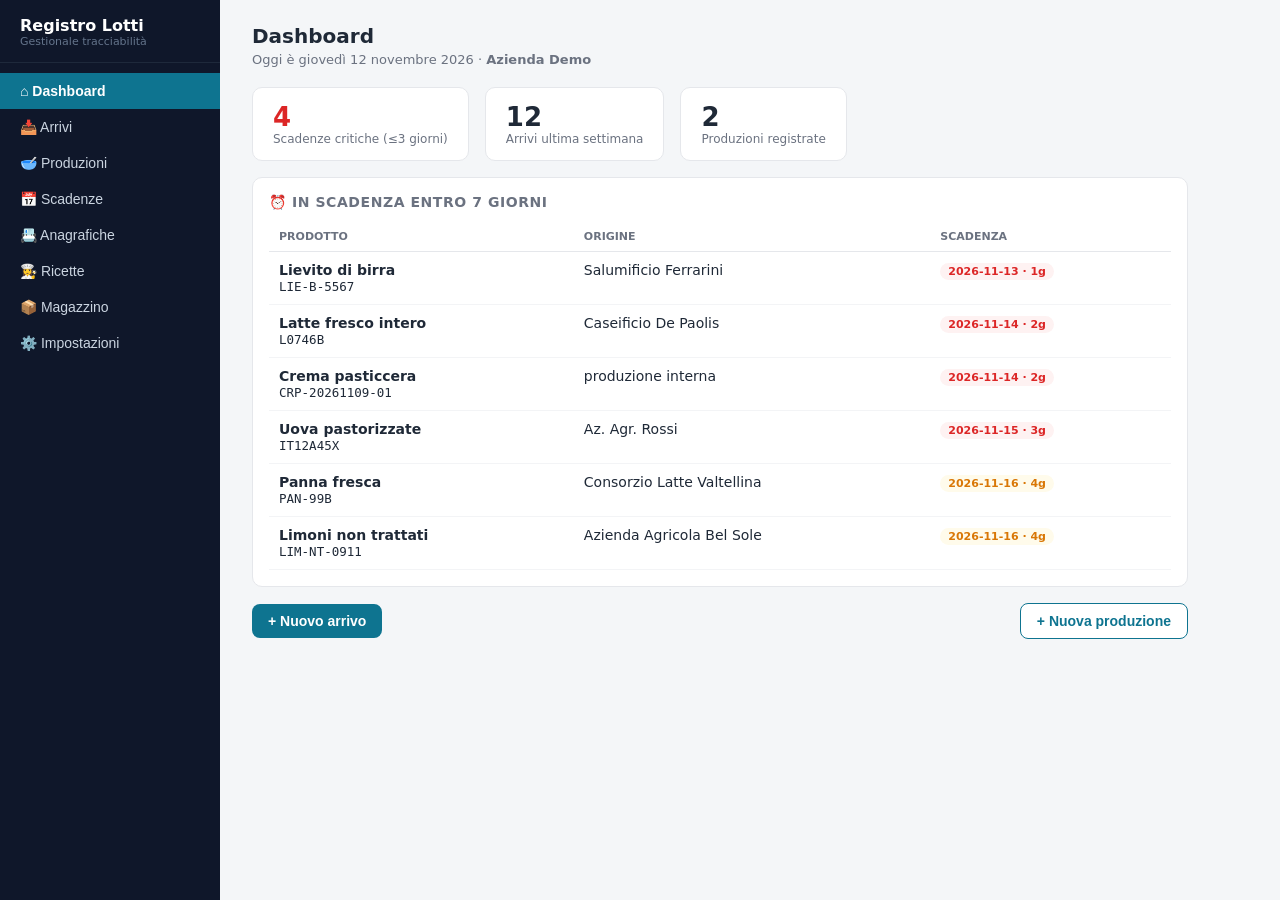
<file: docs/prototipo.html>
<!doctype html>
<html lang="it">
<head>
<meta charset="UTF-8" />
<meta name="viewport" content="width=device-width, initial-scale=1.0" />
<title>Registro Lotti - Prototipo UI</title>
<style>
  /* Variabili di tema: cambiando questi colori si cambia tutto il look */
  :root {
    --bg: #f4f6f8; --card: #ffffff; --ink: #1f2937; --muted: #6b7280;
    --line: #e5e7eb; --brand: #0e7490; --brand-dark: #155e75;
    --red: #dc2626; --red-bg: #fef2f2; --amber: #d97706; --amber-bg: #fffbeb;
    --green: #16a34a; --green-bg: #f0fdf4;
  }
  * { box-sizing: border-box; }
  body { margin: 0; font-family: system-ui, -apple-system, "Segoe UI", sans-serif; background: var(--bg); color: var(--ink); font-size: 14px; }
  .layout { display: flex; min-height: 100vh; }
  /* Colonna di navigazione sinistra */
  aside { width: 220px; background: #0f172a; color: #cbd5e1; padding: 16px 0; flex-shrink: 0; }
  .logo { color: #fff; font-weight: 700; font-size: 16px; padding: 0 20px 14px; border-bottom: 1px solid #1e293b; margin-bottom: 10px; }
  .logo small { display: block; font-weight: 400; font-size: 11px; color: #64748b; }
  nav button { display: block; width: 100%; text-align: left; background: none; border: none; color: #cbd5e1; padding: 10px 20px; font-size: 14px; cursor: pointer; }
  nav button:hover { background: #1e293b; color: #fff; }
  nav button.active { background: var(--brand); color: #fff; font-weight: 600; }
  /* Area contenuto principale */
  main { flex: 1; padding: 24px 32px; max-width: 1000px; }
  h1 { font-size: 20px; margin: 0 0 4px; }
  .sub { color: var(--muted); margin: 0 0 20px; font-size: 13px; }
  /* Card: contenitore bianco con bordo arrotondato usato ovunque */
  .card { background: var(--card); border: 1px solid var(--line); border-radius: 10px; padding: 16px; margin-bottom: 16px; }
  .card h2 { font-size: 14px; margin: 0 0 12px; color: var(--muted); text-transform: uppercase; letter-spacing: .04em; }
  table { width: 100%; border-collapse: collapse; }
  th { text-align: left; font-size: 11px; text-transform: uppercase; color: var(--muted); padding: 8px 10px; border-bottom: 1px solid var(--line); }
  td { padding: 10px; border-bottom: 1px solid #f3f4f6; vertical-align: top; }
  /* Riga cliccabile: evidenzia al passaggio del mouse */
  tr.click { cursor: pointer; }
  tr.click:hover { background: #f8fafc; }
  /* Badge: piccole etichette colorate */
  .badge { display: inline-block; padding: 2px 8px; border-radius: 999px; font-size: 11px; font-weight: 600; }
  .b-red { background: var(--red-bg); color: var(--red); }
  .b-amber { background: var(--amber-bg); color: var(--amber); }
  .b-blue { background:#e0edff; color:#1d4ed8; }
  .b-green { background: var(--green-bg); color: var(--green); }
  .b-gray { background: #f1f5f9; color: var(--muted); }
  .mono { font-family: ui-monospace, monospace; font-size: 12.5px; }
  /* Pulsanti: primario pieno e secondario di contorno */
  .btn { background: var(--brand); color: #fff; border: none; border-radius: 8px; padding: 9px 16px; font-size: 14px; font-weight: 600; cursor: pointer; }
  .btn:hover { background: var(--brand-dark); }
  .btn.sec { background: #fff; color: var(--brand); border: 1px solid var(--brand); }
  .toolbar { display: flex; justify-content: space-between; align-items: center; margin-bottom: 16px; gap: 12px; flex-wrap: wrap; }
  input, select { padding: 8px 10px; border: 1px solid var(--line); border-radius: 8px; font-size: 14px; background: #fff; }
  input:focus, select:focus { outline: 2px solid var(--brand); outline-offset: -1px; }
  /* Statistiche della dashboard */
  .stats { display: flex; gap: 16px; margin-bottom: 16px; flex-wrap: wrap; }
  .stat { background: var(--card); border: 1px solid var(--line); border-radius: 10px; padding: 14px 20px; min-width: 150px; }
  .stat .n { font-size: 26px; font-weight: 700; }
  .stat .l { color: var(--muted); font-size: 12px; }
  /* Griglie dei form: due colonne, .full occupa tutta la larghezza */
  .form-grid { display: grid; grid-template-columns: 1fr 1fr; gap: 12px; }
  .form-grid .full { grid-column: 1 / -1; }
  label { display: block; font-size: 12px; color: var(--muted); margin-bottom: 4px; }
  label .req { color: var(--red); }
  label .opt { color: #9ca3af; font-weight: 400; }
  /* Riga con checkbox per selezionare i lotti da consumare */
  .check-row { display: flex; align-items: center; gap: 8px; padding: 8px 10px; border: 1px solid var(--line); border-radius: 8px; margin-bottom: 6px; }
  .check-row.checked { background: #ecfeff; border-color: #a5f3fc; }
  /* Passi del wizard nuova produzione */
  .steps { display: flex; gap: 8px; margin-bottom: 16px; }
  .step { background: #e2e8f0; color: var(--muted); border-radius: 999px; padding: 4px 12px; font-size: 12px; font-weight: 600; }
  .step.on { background: var(--brand); color: #fff; }
  .hint { background: #eff6ff; border: 1px solid #bfdbfe; color: #1d4ed8; border-radius: 8px; padding: 10px 12px; font-size: 13px; margin-bottom: 16px; }
  .detail-grid { display: grid; grid-template-columns: 1fr 1fr; gap: 16px; }
  /* Intestazione card usata nelle anagrafiche: titolo a sinistra, azione a destra */
  .card-head { display: flex; justify-content: space-between; align-items: center; margin-bottom: 12px; }
  .card-head h2 { margin: 0; display: flex; align-items: center; gap: 8px; }
  /* Lista scrollabile: la card resta compatta quando l'anagrafica si allunga.
     L'intestazione della tabella resta fissa in alto mentre si scorre. */
  .scroll-list { max-height: 320px; overflow-y: auto; border: 1px solid var(--line); border-radius: 8px; }
  .scroll-list table { margin: 0; }
  .scroll-list th { position: sticky; top: 0; background: #fff; z-index: 1; box-shadow: 0 1px 0 var(--line); }
  /* Coppia chiave/valore nella scheda dettaglio lotto */
  .kv { margin-bottom: 8px; }
  .kv .k { font-size: 11px; color: var(--muted); text-transform: uppercase; }
  .kv .v { font-size: 15px; font-weight: 600; }
  /* Combobox: campo di ricerca con tendina filtrata, usata al posto dei select
     lunghi (100+ ingredienti). Raggruppata per categoria, con "crea nuovo" inline. */
  .combo { position: relative; }
  .combo-dd { position: absolute; top: 100%; left: 0; right: 0; margin-top: 4px; background: #fff; border: 1px solid var(--line); border-radius: 8px; max-height: 240px; overflow-y: auto; z-index: 50; box-shadow: 0 4px 12px rgba(0,0,0,.08); }
  .combo-dd .cat { font-size: 10px; text-transform: uppercase; color: var(--muted); padding: 8px 12px 2px; }
  .combo-dd .it { padding: 8px 12px; cursor: pointer; display: flex; justify-content: space-between; gap: 8px; }
  .combo-dd .it:hover, .combo-dd .it.on { background: #ecfeff; }
  .combo-dd .it .sig { color: var(--muted); font-size: 11px; font-family: ui-monospace, monospace; }
  .combo-dd .new { padding: 10px 12px; cursor: pointer; color: var(--brand); font-weight: 600; border-top: 1px dashed var(--line); }
  .combo-dd .new:hover { background: #ecfeff; }
  .back { color: var(--brand); cursor: pointer; font-size: 13px; margin-bottom: 12px; display: inline-block; }
  .tag-type { font-size: 11px; }
</style>
</head>
<body>
<div class="layout">
  <aside>
    <div class="logo"> Registro Lotti <small>Gestionale tracciabilità</small></div>
    <nav id="nav"></nav>
  </aside>
  <main id="main"></main>
</div>

<script>
/* ============================================================
   DATI DI ESEMPIO (nel prodotto vero arrivano da SQLite via API)
   La struttura riflette le tabelle dello schema del database.
   ============================================================ */

// Tabella fornitori: ora con P. IVA e contatti, necessari alla scheda di modifica
// Lista lunga di esempio per testare lo scroll delle anagrafiche
const fornitori = [
  { id: 1, nome: "Az. Agr. Rossi", piva: "IT01234567890", tel: "02 555 1234", email: "ordini@rossi.it", note: "Consegna il lun e il gio" },
  { id: 2, nome: "Caseificio De Paolis", piva: "IT09876543210", tel: "02 555 9876", email: "info@depaolis.it", note: "" },
  { id: 3, nome: "Grossisti Lombardi srl", piva: "IT01112223334", tel: "039 444 5566", email: "vendite@lombardi.it", note: "Minimo d'ordine 50€" },
  { id: 4, nome: "Molino Chiari", piva: "IT01239988776", tel: "02 444 1122", email: "ordini@molinochiari.it", note: "Farine e semolini" },
  { id: 5, nome: "Cioccolateria Bonci", piva: "IT01556677889", tel: "0575 555 111", email: "info@bonci.it", note: "Copertura cioccolato" },
  { id: 6, nome: "Torrefazione JamaicA", piva: "IT01778899001", tel: "035 222 333", email: "ordini@jamaica.it", note: "Caffè in grani" },
  { id: 7, nome: "Azienda Agricola Bel Sole", piva: "IT01990011223", tel: "055 888 999", email: "belsole@agri.it", note: "Agrumi e frutta fresca" },
  { id: 8, nome: "Distilleria Valtellina", piva: "IT03322110099", tel: "0342 111 222", email: "info@dvaltellina.it", note: "Marsala e liquori" },
  { id: 9, nome: "Apicoltura Il Rododendro", piva: "IT01122334455", tel: "011 333 444", email: "ordina@rododendro.it", note: "Miele di acacia" },
  { id: 10, nome: "Frutta Secca Val di Susa", piva: "IT01445566778", tel: "011 555 666", email: "vdisusa@nocciole.it", note: "Nocciole piemonte" },
  { id: 11, nome: "Ittica Mare Blu", piva: "IT01667788990", tel: "071 777 888", email: "mareblu@ittica.it", note: "Solo su ordinazione" },
  { id: 12, nome: "Salumificio Ferrarini", piva: "IT01889900112", tel: "0521 999 000", email: "ordini@ferrarini.it", note: "" },
  { id: 13, nome: "Ortofrutta Prati Stabili", piva: "IT01001122334", tel: "06 111 222", email: "prati@ortofrutta.it", note: "Consegna ogni mattina" },
  { id: 14, nome: "Vaniglia del Madagascar SAS", piva: "IT01223344556", tel: "02 666 777", email: "info@vanigliamg.it", note: "Bacche e paste" },
  { id: 15, nome: "Consorzio Latte Valtellina", piva: "IT01334455667", tel: "0342 888 999", email: "latte@valtellina.it", note: "" },
  { id: 16, nome: "Pasticceria Sundries Srl", piva: "IT01556677889", tel: "02 999 111", email: "sundries@pasticceria.it", note: "Stampi, sac-à-poche, coloranti" },
  { id: 17, nome: "Birrificio Artigianale Hop", piva: "IT01778899001", tel: "045 121 212", email: "ordini@hop.it", note: "" },
  { id: 18, nome: "Fiori Freschi Gardenia", piva: "IT01889900112", tel: "055 343 434", email: "gardenia@fiori.it", note: "Decorazioni torte" },
];

// Tabella prodotti: un'unica anagrafica con campo 'tipo' (ingrediente / semilaborato / finale)
// 'costo' = costo standard per unità di misura degli INGREDIENTI (per il food cost).
// Per ingredienti con arrivi recenti coinciderà con l'ultimo prezzo d'acquisto;
// per semilavorati/finati NON si inserisce: il loro costo è CALCOLATO dalla ricetta.
const prodotti = [
  { id: 1, nome: "Uova pastorizzate", tipo: "ingrediente", um: "kg", sigla: "UOV", note: "Gusci in banca B", costo: 3.20 },
  { id: 2, nome: "Zucchero semolato", tipo: "ingrediente", um: "kg", sigla: "ZUC", note: "", costo: 1.10 },
  { id: 3, nome: "Latte fresco intero", tipo: "ingrediente", um: "lt", sigla: "LAT", note: "", costo: 1.40 },
  { id: 4, nome: "Crema pasticcera", tipo: "semilavorato", um: "kg", sigla: "CRP", note: "Ricetta base" },
  { id: 5, nome: "Bignè con crema", tipo: "finale", um: "pz", sigla: "BGN", note: "" },
  { id: 6, nome: "Farina 00", tipo: "ingrediente", um: "kg", sigla: "FAR", note: "W260 panificabile", costo: 1.20 },
  { id: 7, nome: "Farina di mandorle", tipo: "ingrediente", um: "kg", sigla: "FMD", note: "", costo: 9.80 },
  { id: 8, nome: "Burro", tipo: "ingrediente", um: "kg", sigla: "BUR", note: "", costo: 8.50 },
  { id: 9, nome: "Panna fresca", tipo: "ingrediente", um: "lt", sigla: "PAN", note: "35% grassi", costo: 4.60 },
  { id: 10, nome: "Cioccolato fondente 70%", tipo: "ingrediente", um: "kg", sigla: "CHF", note: "Gocce e coperture", costo: 14.50 },
  { id: 11, nome: "Cioccolato bianco", tipo: "ingrediente", um: "kg", sigla: "CHB", note: "", costo: 13.00 },
  { id: 12, nome: "Marsala secco", tipo: "ingrediente", um: "lt", sigla: "MAR", note: "", costo: 9.00 },
  { id: 13, nome: "Caffè in grani", tipo: "ingrediente", um: "kg", sigla: "CAF", note: "Miscela bar", costo: 16.00 },
  { id: 14, nome: "Mascarpone", tipo: "ingrediente", um: "kg", sigla: "MSC", note: "", costo: 6.50 },
  { id: 15, nome: "Lievito di birra", tipo: "ingrediente", um: "kg", sigla: "LIE", note: "Fresco, scadenza corta", costo: 4.00 },
  { id: 16, nome: "Sale fino", tipo: "ingrediente", um: "kg", sigla: "SAL", note: "", costo: 0.60 },
  { id: 17, nome: "Vaniglia in bacche", tipo: "ingrediente", um: "pz", sigla: "VAN", note: "Madagascar", costo: 3.50 },
  { id: 18, nome: "Miele di acacia", tipo: "ingrediente", um: "kg", sigla: "MIE", note: "", costo: 12.00 },
  { id: 19, nome: "Nocciole tostate", tipo: "ingrediente", um: "kg", sigla: "NOC", note: "Piemonte IGP", costo: 18.00 },
  { id: 20, nome: "Limoni non trattati", tipo: "ingrediente", um: "kg", sigla: "LIM", note: "Per scorze", costo: 2.80 },
  { id: 21, nome: "Pasta sfoglia pronta", tipo: "ingrediente", um: "kg", sigla: "PSF", note: "Rotoli surgelati", costo: 7.50 },
  { id: 22, nome: "Marmellata di albicocche", tipo: "ingrediente", um: "kg", sigla: "MAL", note: "", costo: 4.20 },
  { id: 23, nome: "Pangrattato", tipo: "ingrediente", um: "kg", sigla: "PGR", note: "", costo: 1.40 },
  { id: 24, nome: "Farina di farro", tipo: "ingrediente", um: "kg", sigla: "FRF", note: "Per biscotti", costo: 2.60 },
  { id: 25, nome: "Amido di mais", tipo: "ingrediente", um: "kg", sigla: "AMD", note: "Per creme", costo: 1.90 },
  { id: 26, nome: "Pan di spagna", tipo: "semilavorato", um: "pz", sigla: "PDS", note: "Dischi da 24cm" },
  { id: 27, nome: "Crema al cioccolato", tipo: "semilavorato", um: "kg", sigla: "CRC", note: "Ganache" },
  { id: 28, nome: "Pasta brioche", tipo: "semilavorato", um: "kg", sigla: "BRP", note: "Lievitata" },
  { id: 29, nome: "Pasta frolla", tipo: "semilavorato", um: "kg", sigla: "FRO", note: "Per crostate" },
  { id: 30, nome: "Bagna al caffè", tipo: "semilavorato", um: "lt", sigla: "BGC", note: "Per tiramisù", costo: 4.00 },
  { id: 31, nome: "Tiramisù classico", tipo: "finale", um: "pz", sigla: "TIR", note: "Vassetto 250g" },
  { id: 32, nome: "Crostata di marmellata", tipo: "finale", um: "pz", sigla: "CRO", note: "" },
  { id: 33, nome: "Brioche con crema", tipo: "finale", um: "pz", sigla: "BRC", note: "" },
  { id: 34, nome: "Cannoncini con crema", tipo: "finale", um: "pz", sigla: "CAN", note: "" },
  { id: 35, nome: "Torta nocciole e miele", tipo: "finale", um: "pz", sigla: "TNM", note: "Whole, 8 porzioni" },
];

// Tabella lotti_ingresso: un record per ogni arrivo da fornitore.
// 'qta' = quantità arrivata; 'res' = quantità rimasta in magazzino (scaricata dalle produzioni).
// 'allegati' = documenti digitali; 'cartaceo' = riferimento al documento fisico (opzionali entrambi)
// 'pu' = prezzo unitario; 'iva' = aliquota %: totale e totale con IVA sono calcolati
// let (non const): gli arrivi possono essere eliminati dall'utente
let ingressi = [
  { id: 1, prod: 1, forn: 1, lotto: "IT12A45X", arrivo: "2026-11-08", scad: "2026-11-15", qta: 5, res: 1.5, pu: 3.20, iva: 4, allegati: ["DDT_2026_1108.pdf"], cartaceo: null },
  { id: 2, prod: 2, forn: 3, lotto: "ZUC-8891", arrivo: "2026-11-05", scad: "2027-11-05", qta: 10, res: 7, pu: 1.10, iva: 10, allegati: [], cartaceo: "Cert. analisi in faldone 2026, pag. 12" },
  { id: 3, prod: 3, forn: 2, lotto: "L0746B", arrivo: "2026-11-11", scad: "2026-11-14", qta: 20, res: 12, pu: 1.40, iva: 4, allegati: [], cartaceo: null },
  { id: 4, prod: 1, forn: 1, lotto: "IT12A47Z", arrivo: "2026-11-12", scad: "2026-12-10", qta: 5, res: 5, pu: 3.20, iva: 4, allegati: ["DDT_2026_1112.pdf", "foto_banca.jpg"], cartaceo: null },
  // --- arrivi aggiuntivi per i test ---
  { id: 5, prod: 6, forn: 4, lotto: "FAR-2026-0451", arrivo: "2026-11-03", scad: "2027-05-03", qta: 25, res: 18.5, pu: 1.20, iva: 10, allegati: ["cert_allergeni_far00.pdf"], cartaceo: null },
  { id: 6, prod: 6, forn: 4, lotto: "FAR-2026-0462", arrivo: "2026-11-10", scad: "2027-05-10", qta: 25, res: 25, pu: 1.15, iva: 10, allegati: [], cartaceo: "Cert. in faldone 2026, pag. 31" },
  // Stesso ingrediente (farina 00), MARCA DIVERSA: dimostra il caso
  // "due marche per lo stesso prodotto" nel magazzino
  { id: 99, prod: 6, forn: 3, lotto: "FAR-BIO-1123", arrivo: "2026-11-11", scad: "2027-05-11", qta: 10, res: 4, pu: 1.35, iva: 10, marca: "Molino Biolatti", allegati: [], cartaceo: null },
  { id: 7, prod: 8, forn: 3, lotto: "BUR-7712", arrivo: "2026-11-09", scad: "2026-11-23", qta: 12, res: 4, pu: 8.50, iva: 10, allegati: ["fattura_7712.pdf"], cartaceo: null },
  { id: 8, prod: 9, forn: 15, lotto: "PAN-99B", arrivo: "2026-11-11", scad: "2026-11-16", qta: 10, res: 9, pu: 4.60, iva: 4, allegati: [], cartaceo: null },
  { id: 9, prod: 14, forn: 2, lotto: "MSC-2026-311", arrivo: "2026-11-06", scad: "2026-11-20", qta: 6, res: 3.2, pu: 6.50, iva: 4, allegati: [], cartaceo: null },
  { id: 10, prod: 10, forn: 5, lotto: "CHF-70/2611", arrivo: "2026-11-04", scad: "2027-02-04", qta: 8, res: 6.5, pu: 14.50, iva: 10, allegati: ["cert_analisi_cioccolato.pdf"], cartaceo: null },
  { id: 11, prod: 13, forn: 6, lotto: "CAF-MIS-BAR-26", arrivo: "2026-11-07", scad: "2027-02-07", qta: 3, res: 2.1, pu: 16.00, iva: 10, allegati: [], cartaceo: "Rif. in faldone 2026, pag. 8" },
  { id: 12, prod: 19, forn: 10, lotto: "NOC-PIE-1126", arrivo: "2026-11-05", scad: "2027-01-05", qta: 5, res: 4.4, pu: 18.00, iva: 10, allegati: ["foto_colli.jpg"], cartaceo: null },
  { id: 13, prod: 22, forn: 3, lotto: "MAL-APR-88", arrivo: "2026-10-28", scad: "2027-04-28", qta: 6, res: 5.5, pu: 4.20, iva: 10, allegati: [], cartaceo: null },
  { id: 14, prod: 21, forn: 16, lotto: "PSF-RO-4412", arrivo: "2026-11-10", scad: "2027-01-10", qta: 15, res: 15, pu: 7.50, iva: 10, allegati: ["ddt_surgelati.pdf"], cartaceo: null },
  { id: 15, prod: 25, forn: 3, lotto: "AMD-5521", arrivo: "2026-10-20", scad: "2027-10-20", qta: 4, res: 2.8, pu: 1.90, iva: 10, allegati: [], cartaceo: null },
  { id: 16, prod: 17, forn: 14, lotto: "VAN-MAD-2026", arrivo: "2026-09-15", scad: "2027-09-15", qta: 0.2, res: 0.12, pu: 3.50, iva: 22, allegati: [], cartaceo: null },
  { id: 17, prod: 12, forn: 8, lotto: "MAR-S-6612", arrivo: "2026-11-02", scad: "2029-11-02", qta: 2, res: 1.7, pu: 9.00, iva: 22, allegati: [], cartaceo: "Etichetta in faldone 2026" },
  { id: 18, prod: 20, forn: 7, lotto: "LIM-NT-0911", arrivo: "2026-11-09", scad: "2026-11-16", qta: 3, res: 1.9, pu: 2.80, iva: 10, allegati: [], cartaceo: null },
  { id: 19, prod: 18, forn: 9, lotto: "MIE-ACA-1026", arrivo: "2026-10-26", scad: "2028-10-26", qta: 2, res: 1.6, pu: 12.00, iva: 10, allegati: ["cert_miele.pdf"], cartaceo: null },
  { id: 20, prod: 15, forn: 12, lotto: "LIE-B-5567", arrivo: "2026-11-08", scad: "2026-11-13", qta: 1, res: 0.2, pu: 4.00, iva: 10, allegati: [], cartaceo: null },
  // Un arrivo scaduto: per testare il filtro "Scaduti" e la gestione a magazzino
  { id: 21, prod: 1, forn: 1, lotto: "IT10B31Y", arrivo: "2026-10-28", scad: "2026-11-10", qta: 3, res: 0, pu: 3.20, iva: 4, allegati: [], cartaceo: "DDT in faldone 2026, pag. 44" },
];

// Tabella lotti_interni: un record per ogni produzione in negozio.
// 'modificata' = true se in quella produzione la ricetta è stata variata
// (es. dose ridotta o ingrediente sostituito): la ricetta standard non cambia,
// ma lo storico conserva il fatto che quella produzione è uscita dallo standard.
const interni = [
  { id: 1, prod: 4, fam: "Creme", lotto: "CRP-20261109-01", prodData: "2026-11-09", scad: "2026-11-14", modificata: false },
  { id: 2, prod: 5, fam: "Dolci finiti", lotto: "BGN-20261110-01", prodData: "2026-11-10", scad: "2026-11-11", modificata: true, noteMod: "Dose ridotta: crema 3 → 2 kg (fine serata)" },
];

// Tabella consumi: collega ogni lotto interno ai lotti che ha consumato.
// 'origine' distingue se il lotto consumato era in ingresso o interno:
// è questo campo che rende la catena ricorsiva (uovo → crema → bignè).
const consumi = [
  { interno: 1, orig: "ingresso", from: 1, qta: 2 },
  { interno: 1, orig: "ingresso", from: 2, qta: 1.5 },
  { interno: 1, orig: "ingresso", from: 3, qta: 4 },
  { interno: 2, orig: "interno", from: 1, qta: 3 },
  // Uova usate DIRETTAMENTE nella produzione dei bignè (oltre a quelle già
  // dentro la crema): serve a dimostrare la FUSIONE in etichetta — le uova
  // compaiono UNA volta sola, con la quantità totale (dentro-crema + dirette)
  { interno: 2, orig: "ingresso", from: 4, qta: 0.5 },
];

// Tabella ricette: per ogni prodotto interno definisce la composizione.
// 'righe' elenca gli ingredienti con la quantità per dose completa.
// 'resaN'/'resaUm' = resa base in forma numerica, serve al calcolatore dinamico:
// indicando una resa desiderata, tutte le quantità scalano proporzionalmente.
// La ricetta è ciò che rende automatica la tracciabilità: selezionato il
// prodotto da produrre, l'app propone già i lotti giusti da consumare.
const ricette = [
  { id: 1, prod: 4, fam: "Creme", resa: "5 kg", resaN: 5, resaUm: "kg", note: "1. Scaldare il latte con metà dello zucchero, senza bollire.\n2. In ciotola: tuorli, zucchero rimasto e amido, montare con la frusta.\n3. Versare il latte caldo sui tuorli mescolando, riportare tutto in pentola.\n4. Cuocere a fiamma media girando SEMPRE finché la crema vela il cucchiaio.\n5. Fuori dal fuoco: eventuale vaniglia, coprire a contatto e raffreddare veloce.\nConservare in frigo 24-48h max.", righe: [
    { p: 1, q: 2 },   // uova pastorizzate
    { p: 2, q: 1.5 }, // zucchero semolato
    { p: 3, q: 4 },   // latte fresco intero
    { p: 25, q: 0.4 } // amido di mais
  ]},
  { id: 2, prod: 5, fam: "Dolci finiti", resa: "60 pz", resaN: 60, resaUm: "pz", note: "", righe: [
    { p: 4, q: 3 },   // crema pasticcera (semilavorato)
    { p: 8, q: 1 }    // burro
  ]},
  { id: 3, prod: 31, fam: "Dolci finiti", resa: "25 vassetti", resaN: 25, resaUm: "vassetti", note: "Tiramisù classico", righe: [
    { p: 14, q: 2 },  // mascarpone
    { p: 1, q: 0.5 }, // uova pastorizzate
    { p: 2, q: 0.5 }, // zucchero
    { p: 30, q: 1 }   // bagna al caffè (semilavorato)
  ]},
  { id: 4, prod: 29, fam: "Impasti e basi", resa: "4 kg", resaN: 4, resaUm: "kg", note: "Per crostate", righe: [
    { p: 6, q: 2 },   // farina 00
    { p: 8, q: 1 },   // burro
    { p: 2, q: 0.8 }, // zucchero
    { p: 1, q: 0.4 }  // uova
  ]},
];
// Trova la ricetta di un prodotto (se esiste)
const R = prodId => ricette.find(r => r.prod === prodId);
// Stato del calcolatore: resa desiderata per la ricetta aperta (vuota = dose base)
let resaTarget = {};

// STORICO PREZZI per ingrediente: coppie [data, prezzo unitario].
// Nel backend vero nasce dalla tabella arrivi (ogni arrivo porta data+prezzo):
// qui è campionato per la demo. Serve ai grafici di andamento del food cost.
const STORICO = {
  1:  [["2026-05-05",2.90],["2026-06-10",3.05],["2026-08-03",3.05],["2026-10-02",3.20],["2026-11-08",3.20]], // uova
  2:  [["2026-05-05",0.95],["2026-07-15",1.00],["2026-09-20",1.05],["2026-11-05",1.10]], // zucchero
  3:  [["2026-05-05",1.25],["2026-06-15",1.30],["2026-07-25",1.35],["2026-09-05",1.38],["2026-10-20",1.40],["2026-11-11",1.40]], // latte
  25: [["2026-05-05",1.60],["2026-08-10",1.75],["2026-11-03",1.90]], // amido
  8:  [["2026-05-05",7.80],["2026-07-01",8.00],["2026-09-01",8.30],["2026-11-09",8.50]], // burro
  14: [["2026-05-05",5.90],["2026-08-01",6.20],["2026-11-06",6.50]], // mascarpone
  6:  [["2026-05-05",1.05],["2026-08-15",1.12],["2026-11-03",1.20],["2026-11-10",1.15]], // farina
};
// Prezzo di un ingrediente alla data d: l'ultimo prezzo registrato ≤ d
function priceAt(pId, d) {
  const h = STORICO[pId];
  if (!h) return P(pId).costo;
  let v = h[0][1];
  for (const [dt, pu] of h) if (dt <= d) v = pu;
  return v;
}
// Food cost per unità del prodotto di una ricetta, calcolato alla data d
// (ricorsivo anche sui semilavorati, come il costo corrente)
function costoUnitaAt(pId, d) {
  const p = P(pId);
  if (p.tipo === "ingrediente") return priceAt(pId, d);
  const r = R(pId);
  if (!r) return p.costo || 0;
  return r.righe.reduce((s, l) => s + l.q * costoUnitaAt(l.p, d), 0) / r.resaN;
}

// FEFO (First Expired, First Out): assegnazione automatica dei lotti.
// Dato l'ingrediente e la quantità richiesta, riempie partendo dal lotto
// che scade prima (a parità, il più vecchio). È la logica HACCP corretta e
// scala a qualunque numero di lotti: l'operatore conferma, al massimo corregge.
function fefo(prodId, reqQ) {
  const lots = [
    ...ingressi.filter(a => a.prod === prodId && daysTo(a.scad) >= 0).map(a=>({...a, isIn:true})),
    ...interni.filter(a => a.prod === prodId && daysTo(a.scad) >= 0).map(a=>({...a, isIn:false}))
  ].sort((x,y) => x.scad === y.scad ? x.arrivo.localeCompare(y.arrivo) : x.scad.localeCompare(y.scad));
  let rem = reqQ; const asg = [];
  for (const c of lots) { if (rem <= 0) break; const take = Math.min(c.res, rem); asg.push({ c, take }); rem -= take; }
  return { asg, rem }; // rem > 0 = quantità non coperta dalle giacenze
}
// Stato della selezione lotti in nuova produzione: modalità manuale per riga
// e testo di ricerca typeahead (chiave: 'r'+ix righe ricetta, 'a'+i aggiunte)
let manualKeys = {}, lotSearch = {};
function togMan(k) { manualKeys[k] = !manualKeys[k]; render(); }
function setLotSearch(k, v) { lotSearch[k] = v; render(); keepFocus("ls-" + k); }
// Rendering condiviso della selezione lotti per una riga (FEFO + typeahead).
// Nel riepilogo FEFO si mostrano al massimo 2 lotti con checkbox: se la
// quantità richiede più lotti, il resto resta accessibile da "✏️ cambia lotti".
function renderLotti(prodId, reqQ, key) {
  const p = P(prodId);
  const { asg, rem } = fefo(prodId, reqQ);
  const vis = asg.slice(0, 2); // massimo 2 caselle visibili
  const extra = asg.length - vis.length;
  const chips = vis.map(x => '<div class="check-row checked" style="margin-bottom:4px">' +
    '<input type="checkbox" checked><div><span class="mono">' + x.c.lotto + '</span> <b>× ' + x.take + ' ' + p.um + '</b> ' + scadBadge(x.c.scad) +
    '<div style="font-size:11px;color:var(--muted)">' + (x.c.isIn ? F(x.c.forn).nome : "lotto interno") + '</div></div></div>').join("") +
    (extra > 0 ? '<div style="font-size:12px;color:var(--muted);margin:2px 0 4px">+ ' + extra + ' altro/i lotto/i (vedi "cambia lotti")</div>' : "");
  const warn = rem > 0 ? '<div class="hint" style="margin:6px 0 0;background:var(--red-bg);border-color:#fecaca;color:var(--red);padding:6px 10px;font-size:12px">⚠ Giacenze insufficienti: mancano ' + rem.toFixed(2).replace(".", ",") + ' ' + p.um + '</div>' : "";
  if (!manualKeys[key])
    return chips + warn +
      '<button class="btn sec" style="padding:2px 8px;font-size:11px;margin-top:4px" onclick="togMan(\'' + key + '\')">✏️ cambia lotti</button>';
  // Modalità manuale: typeahead sul codice + lista filtrata
  const t = (lotSearch[key] || "").toLowerCase();
  const all = [
    ...ingressi.filter(a => a.prod === prodId && daysTo(a.scad) >= 0).map(a=>({...a, isIn:true})),
    ...interni.filter(a => a.prod === prodId && daysTo(a.scad) >= 0).map(a=>({...a, isIn:false}))
  ].filter(c => !t || c.lotto.toLowerCase().includes(t));
  const list = all.map(c => { const isInAsg = asg.find(x => x.c.lotto === c.lotto);
    return '<div class="check-row' + (isInAsg ? " checked" : "") + '"><input type="checkbox" ' + (isInAsg ? "checked" : "") + '>' +
      '<div><span class="mono">' + c.lotto + '</span> · ' + c.res + ' ' + p.um + ' disp. ' + scadBadge(c.scad) +
      '<div style="font-size:11px;color:var(--muted)">' + (c.isIn ? F(c.forn).nome : "lotto interno") + '</div></div></div>'; }).join("");
  return chips + warn +
    '<input id="ls-' + key + '" placeholder="Cerca per codice lotto..." style="width:100%;margin:6px 0" value="' + (lotSearch[key] || "") + '" oninput="setLotSearch(\'' + key + '\', this.value)">' +
    (list || "<p style='color:var(--muted);font-size:12px'>Nessun lotto corrisponde alla ricerca</p>") +
    '<button class="btn sec" style="padding:2px 8px;font-size:11px;margin-top:4px" onclick="togMan(\'' + key + '\')">✓ Conferma selezione (FEFO)</button>';
}

// MARCA / PRODUTTORE per ingrediente acquistato (richiesta del pasticcere:
// per la tracciabilità serve anche chi ha FABBRICATO il prodotto, non solo
// chi lo vende). Nel backend: colonna "marca" della tabella prodotti.
const MARCA = {
  1: "Fattoria San Rocco", 2: "Eridania", 3: "Centrale del Latte", 6: "Molino Chiari",
  7: "Molino Chiari", 8: "Latterie Tirolese", 9: "Granarolo", 10: "Cacao Bonci",
  11: "Cacao Bonci", 12: "Florio", 13: "Torrefazione Barbera", 14: "De Paolis",
  15: "Lesaffre", 16: "Nielsen-Massey", 17: "vaniglia Madagascar (Nielsen-Massey)",
  18: "Barilla", 19: "Nocciole Piemonte IGP", 20: "Limoni di Sicilia", 21: "Surgelati Orogel",
  22: "Rigoni di Asiago", 23: "Molino Chiari", 24: "Molino Vita", 25: "Amido Fabri",
};

// FAMIGLIE dei prodotti di laboratorio (richiesta pasticcere): sostituiscono
// le vecchie categorie tecniche "semilavorato/finale".
// Es.: crema pasticcera e crema inglese → famiglia "Creme".
// (Sottofamiglia rimandata a dopo: si riaggiungerà come colonna opzionale.)
// Nel backend: colonna "famiglia" su prodotti (NULL = ingrediente acquistato);
// la ricetta porta la sua famiglia, la produzione ne registra una propria
// (snapshot): cambiare in produzione NON tocca la ricetta master.
// Le famiglie sono un elenco GESTIBILE dall'anagrafiche (add/edit/remove),
// non una lista fissa nel codice. Nel backend: tabella famiglie(id, nome)
// con le tabelle che la referenziano via chiave esterna.
let famiglie = ["Creme", "Impasti e basi", "Bagnature e sirupi", "Dolci finiti"];
let famEdit = null, famNew = "", famMsg = null, famNewOpen = false;
function setFamEdit(i) { famEdit = i; render(); }
function setFamNew(v) { famNew = v; render(); keepFocus("famNew"); }
// Il "+ Nuovo" della card Famiglie apre la riga di creazione in cima alla
// lista (come le altre card: l'azione di creazione sta in testata)
function togFamNew() { famNewOpen = !famNewOpen; famNew = ""; famEdit = null; render(); if (famNewOpen) keepFocus("famNew"); }
function addFam() { if (famNew && !famiglie.includes(famNew)) { famiglie.push(famNew); } famNew = ""; famNewOpen = false; render(); }
// Rinominare una famiglia la propaga ovunque la si usi (nel backend vero la
// FK fa il lavoro da sola: qui simuliamo l'effetto sui dati di demo).
function saveFam(i, v) {
  const old = famiglie[i];
  if (v && !famiglie.includes(v)) {
    famiglie[i] = v;
    Object.keys(PFAM).forEach(k => { if (PFAM[k] === old) PFAM[k] = v; });
    ricette.forEach(r => { if (r.fam === old) r.fam = v; });
    interni.forEach(a => { if (a.fam === old) a.fam = v; });
  }
  famEdit = null; render();
}
// Eliminazione bloccata se la famiglia è già in uso (stessa regola degli arrivi)
function delFam(i) {
  const f = famiglie[i];
  const usata = prodotti.some(p => PFAM[p.id] === f) || ricette.some(r => r.fam === f);
  if (usata) { famMsg = "❌ Impossibile eliminare: la famiglia \"" + f + "\" è usata da prodotti o ricette."; render(); return; }
  famiglie.splice(i, 1); famMsg = null; render();
}
// famiglia di default dei prodotti di laboratorio in anagrafica
const PFAM = {
  4: "Creme", 5: "Dolci finiti", 26: "Impasti e basi", 27: "Creme",
  28: "Impasti e basi", 29: "Impasti e basi", 30: "Bagnature e sirupi",
  31: "Dolci finiti", 32: "Dolci finiti", 33: "Dolci finiti",
  34: "Dolci finiti", 35: "Dolci finiti",
};
// Selettore famiglia (un solo livello per ora)
let famSel = {};
function setFam(k, v) { famSel[k] = v; render(); }
function famBadge(p) { return PFAM[p.id] ? '<span class="badge b-amber">' + PFAM[p.id] + '</span>' : ""; }
function renderFamSel(k, curF) {
  const f = famSel[k] || curF;
  return '<select style="width:100%" onchange="setFam(\'' + k + '\', this.value)">' +
    famiglie.map(x => '<option' + (x === f ? " selected" : "") + '>' + x + '</option>').join("") + '</select>';
}

// Marca del SINGOLO LOTTO: il default viene dall'anagrafica prodotto, ma
// ogni arrivo può registrare una marca diversa (es. due marche di farina).
// È la regola giusta per la tracciabilità: la marca è un fatto dell'acquisto.
const brandOf = a => a.marca || MARCA[a.prod];

// DENOMINAZIONE LEGALE: la dicitura esatta dell'etichetta d'acquisto
// (es. "farina 00" in anagrafica → "Farina di grano tenero tipo 00" in
// etichetta). Assegnata a mano in anagrafica, suggerita già precompilata
// dal nome. È quello che finisce nell'etichetta del prodotto finito.
const DENOM = {
  1: "Uova pastorizzate liquide", 2: "Zucchero semolato", 3: "Latte fresco intero pastorizzato",
  6: "Farina di grano tenero tipo 00", 7: "Farina di mandorle", 8: "Burro",
  9: "Panna fresca pastorizzata", 10: "Cioccolato fondente extra 70%", 11: "Cacao amaro in polvere",
  12: "Vino Marsala", 13: "Caffè in grani tostato", 14: "Mascarpone",
  15: "Lievito di birra fresco", 16: "Sale fino da cucina", 17: "Bacche di vaniglia",
  18: "Miele di acacia", 19: "Nocciole tostate", 20: "Limoni non trattati",
  21: "Pasta sfoglia surgelata", 22: "Confettura di albicocche", 23: "Pangrattato",
  24: "Farina di farro", 25: "Amido di mais",
};
const denomOf = p => DENOM[p.id] || p.nome;

// ETICHETTA CALCOLATA (opzione A: tutto dal verbale, nessuno snapshot).
// La lista ingredienti di un lotto interno si costruisce per RICORSIONE
// lungo i consumi. Accumulatore PER PRODOTTO DI ORIGINE: se uso crema
// (che contiene uova) E uova direttamente, le uova si FONDONO in una riga
// sola con quantità sommate — mai due voci "uova" in etichetta.
function ingLotto(lid, acc, factor) {
  acc = acc || {};
  const f = factor == null ? 1 : factor;
  consumi.filter(c => c.interno === lid).forEach(c => {
    if (c.orig === "ingresso") {
      const a = ingressi.find(x => x.id === c.from);
      acc[a.prod] = acc[a.prod] || { qta: 0, um: P(a.prod).um };
      acc[a.prod].qta += c.qta * f;
    } else {
      // Lotto interno consumato: si scala per la frazione usata.
      // Nel backend vero si divide per la quantità PRODOTTA del lotto
      // (colonna su lotti_interni); qui per la resa della sua ricetta.
      const src = interni.find(x => x.id === c.from);
      const resa = R(src.prod) ? R(src.prod).resaN : 1;
      ingLotto(c.from, acc, f * (c.qta / resa));
    }
  });
  return acc;
}
// UNICA funzione che produce denominazioni E allergeni dell'etichetta.
// La Q.TÀ NON si mostra (non serve in etichetta) ma si calcola lo stesso:
// per legge l'ordine degli ingredienti è decrescente di peso all'uso,
// quindi la quantità decide l'ordine delle righe.
function etichettaHtml(lid) {
  const acc = ingLotto(lid);
  const rows = Object.entries(acc).map(([pid, d]) => ({ p: P(+pid), qta: d.qta }))
    .sort((a, b) => b.qta - a.qta);
  const allSet = new Set();
  rows.forEach(r => allergeniDi(r.p.id).forEach(x => allSet.add(x)));
  const righe = rows.map(r =>
    '<tr><td><b>' + denomOf(r.p) + '</b></td><td>' +
    (allergeniDi(r.p.id).length ? allergeniDi(r.p.id).map(allergBadge).join("") : "") + '</td></tr>').join("");
  const contiene = allSet.size
    ? '<div style="margin-top:12px;font-weight:600;color:var(--red)">Contiene: ' +
      [...allSet].map(i => ALL[i][0]).sort().join(", ") + '</div>'
    : '<div style="margin-top:12px;color:var(--muted)">Nessun allergene dagli ingredienti usati.</div>';
  return '<table><tr><th>Ingrediente (denominazione legale)</th><th>Allergeni</th></tr>' + righe + '</table>' + contiene;
}

// CONSERVAZIONE: dove si trova fisicamente l'ingrediente (frigo, freezer,
// magazzino asciutto). Serve al magazzino per dire DOVE andare a prendere
// la roba, non solo quanta ce n'è. Nel backend: colonna 'conservazione' su
// prodotti (Frigo | Freezer | Magazzino), estendibile con celle custom.
const CONS_LIST = ["Frigo", "Freezer", "Magazzino"];
const CONS_ICON = { "Frigo": "🧊", "Freezer": "❄️", "Magazzino": "📦" };
const CONS = {
  1: "Frigo", 2: "Magazzino", 3: "Frigo", 6: "Magazzino", 7: "Magazzino",
  8: "Frigo", 9: "Frigo", 10: "Magazzino", 11: "Magazzino", 12: "Magazzino",
  13: "Magazzino", 14: "Frigo", 15: "Frigo", 16: "Magazzino", 17: "Magazzino",
  18: "Magazzino", 19: "Magazzino", 20: "Frigo", 21: "Freezer", 22: "Magazzino",
  23: "Magazzino", 24: "Magazzino", 25: "Magazzino",
};
const consBadge = c => c ? '<span class="badge b-blue" title="Luogo di conservazione">' + (CONS_ICON[c] || "") + " " + c + "</span>" : "";

// ALLERGENI: i 14 allergeni obbligatori da etichetta (Reg. UE 1169/2011).
// Regola: gli INGREDIENTI li dichiarano (chips cliccabili in anagrafica);
// i PRODOTTI DI LABORATORIO li EREDITANO dalla ricetta (unione ricorsiva
// di tutti gli ingredienti usati): nessuno può dimenticare un allergene.
// Nel backend: tabella allergeni + many-to-many con prodotti; sui lotti
// interni SNAPSHOT del calcolo al momento della produzione.
const ALL = [
  ["Glutine", "cereali contenenti glutine: grano, segale, orzo, avena, farro, kamut, ibridi e derivati"],
  ["Crostacei", "gamberi, scampi, aragoste, granchi (marini e d'acqua dolce) e derivati"],
  ["Uova", "tutti i prodotti composti con uova, anche in parte minima"],
  ["Pesce", "tutti i prodotti alimentari che si compongono di pesce, anche in piccole percentuali"],
  ["Arachidi", "snack confezionati, creme e condimenti anche in piccole dosi"],
  ["Soia", "latte di soia, tofu, salse e derivati"],
  ["Latte", "yogurt, creme, gelati e ogni prodotto in cui è usato il latte"],
  ["Frutta a guscio", "mandorle, nocciole, noci, noci di acagiù/pecan/Brasile/Queensland, pistacchi e derivati"],
  ["Sedano", "presente in pezzi più o meno grandi, estratti e derivati"],
  ["Senape", "salse, condimenti e derivati"],
  ["Semi di sesamo", "semi, paste, oli e derivati"],
  ["Solfiti", "vini, marsala, conservanti a base di SO2"],
  ["Lupini", "farine e derivati"],
  ["Molluschi", "cozze, vongole, ostriche, seppie, lumachine e derivati"],
];
// allergeni DICHIARATI per ingrediente (indici in ALL)
const ALLERG = {
  1: [2],          // uova pastorizzate
  3: [6],          // latte
  6: [0], 7: [0, 7], 8: [6], 9: [6], 10: [5, 6], 12: [11],
  14: [6], 19: [7], 21: [0, 6], 23: [0], 24: [0],
};
const allergBadge = i => '<span class="badge b-red" style="margin-right:3px" title="' + ALL[i][1] + '">⚠ ' + ALL[i][0] + '</span>';
// Allergeni di un prodotto: dichiarati per gli ingredienti, EREDITATI dalla
// ricetta per i prodotti di laboratorio (ricorsivo sui semilavorati)
function allergeniDi(pid) {
  if (ALLERG[pid]) return ALLERG[pid];
  const ric = ricette.find(r => r.prod === pid);
  if (ric) { const set = new Set(); ric.righe.forEach(l => allergeniDi(l.p).forEach(x => set.add(x))); return [...set]; }
  return [];
}
function togAllerg(pid, i) {
  ALLERG[pid] = ALLERG[pid] || [];
  const ix = ALLERG[pid].indexOf(i);
  if (ix >= 0) ALLERG[pid].splice(ix, 1); else ALLERG[pid].push(i);
  render();
}
// Categorie merceologiche: RIMOSSE (nov 2026, richiesta pasticcere).
// La tassonomia vera è: famiglie per i prodotti di laboratorio (anagrafiche),
// conservazione per gli ingredienti. Usate dal combobox per i gruppi.

// COMBOBOX riutilizzabile: campo con tendina filtrata per nome o sigla,
// raggruppata per categoria, con opzione "crea nuovo" inline.
// 'key' = chiave di stato; 'tipo' = "ingrediente" | "lavorati" (non ingredienti)
// | "riga" (ingredienti+semilavorati, per le righe di ricetta) | "fornitore".
// opts: { sel: id iniziale, onPick: nome fn(key,id), onQuery: nome fn(key,v) }
let comboState = {};
function setCQ(key, v) { comboState[key] = { ...(comboState[key]||{}), q: v, open: true }; render(); keepFocus("cb-" + key); }
function pickC(key, id) { comboState[key] = { q: "", sel: id, open: false }; render(); }
function toggleC(key) { comboState[key] = { ...(comboState[key]||{q:"",sel:0}), open: !(comboState[key]||{}).open }; render(); keepFocus("cb-" + key); }
function newC(key) { /* nel backend vero: apre la creazione rapida e riposiziona qui */ comboState[key] = { q: "", sel: 0, open: false }; render(); }
// Pick/query custom per le righe aggiunte in produzione: aggiornano agg[i]
function pickAgg(key, id) { const i = Number(key.slice(3)); agg[i] = { ...(agg[i]||{}), prod: id }; comboState[key] = { q: "", sel: id, open: false }; render(); }
function queryAgg(key, v) { comboState[key] = { ...(comboState[key]||{}), q: v, open: true }; render(); keepFocus("cb-" + key); }
function renderCombo(key, placeholder, tipo, opts) {
  opts = opts || {};
  const st = comboState[key] || { q: "", sel: opts.sel || 0, open: false };
  const q = (st.q || "").toLowerCase();
  const selName = st.sel ? (tipo === "fornitore" ? F(st.sel) : P(st.sel)) : null;
  const selNameStr = selName ? selName.nome : "";
  // Candidati secondo il tipo richiesto, ricerca per nome o sigla (o P. IVA per i fornitori)
  let pool = tipo === "fornitore" ? fornitori : prodotti.filter(p =>
    tipo === "ingrediente" ? p.tipo === "ingrediente" :
    tipo === "lavorati" ? p.tipo !== "ingrediente" :
    tipo === "riga" ? (p.tipo === "ingrediente" || p.tipo === "semilavorato") : true);
  let cand = pool.filter(x => !q || x.nome.toLowerCase().includes(q) ||
    (x.sigla && x.sigla.toLowerCase().includes(q)) || (x.piva && x.piva.toLowerCase().includes(q)));
  // Raggruppa la tendina secondo la tassonomia VERA dell'anagrafica:
  // prodotti di laboratorio per FAMIGLIA (gestita in anagrafiche),
  // ingredienti per CONSERVAZIONE (frigo/freezer/magazzino). Le vecchie
  // categorie merceologiche non esistono più.
  const groups = {};
  if (tipo === "fornitore") groups["Tutti i fornitori"] = cand;
  else cand.forEach(p => {
    const c = p.tipo !== "ingrediente"
      ? (PFAM[p.id] || "Senza famiglia")
      : "🧊 " + (CONS[p.id] || "Da sistemare");
    (groups[c] = groups[c] || []).push(p);
  });
  const onPick = opts.onPick || "pickC", onQuery = opts.onQuery || "setCQ";
  const dd = !st.open ? "" : '<div class="combo-dd">' +
    (q && !cand.some(x => x.nome.toLowerCase() === q) ? '<div class="new" onclick="newC(\'' + key + '\')">➕ Crea "' + st.q + '" (va in anagrafiche)</div>' : "") +
    Object.entries(groups).map(([c, ps]) =>
      '<div class="cat">' + c + '</div>' + ps.map(x =>
        '<div class="it' + (selNameStr && selNameStr === x.nome ? " on" : "") + '" onclick="' + onPick + '(\'' + key + '\',' + x.id + ')"><span>' + x.nome + '</span><span class="sig">' + (x.sigla || "") + '</span></div>'
      ).join("")
    ).join("") + (cand.length ? "" : '<div style="padding:10px 12px;color:var(--muted)">Nessun risultato</div>') +
    '</div>';
  return '<div class="combo">' +
    '<input id="cb-' + key + '" style="width:100%" placeholder="' + placeholder + '" value="' +
    (selNameStr ? selNameStr : (st.q || "")) + '" oninput="' + onQuery + '(\'' + key + '\', this.value)" onclick="toggleC(\'' + key + '\')">' +
    dd + '</div>';
}
// FOOD COST: costo per unità di misura di qualsiasi prodotto.
// Ingrediente → costo standard d'acquisto.
// Semilavorato/finale → CALCOLATO ricorsivamente dalla ricetta:
// (somma quantità×costo degli ingredienti) / resa. La crema costa quanto
// le sue uova+latte+zucchero, il bignè quanto la sua crema+burro.
const memoCosto = {}; // cache: evita ricalcoli su catene lunghe
function costoUnita(pId) {
  if (memoCosto[pId] !== undefined) return memoCosto[pId];
  const p = P(pId);
  let c = null;
  if (p.tipo === "ingrediente") {
    // Se ci sono arrivi recenti, il costo standard può corrispondere all'ultimo prezzo
    c = p.costo !== undefined ? p.costo : null;
  } else {
    const r = R(pId);
    if (r) {
      // Somma i costi delle righe e divide per la resa numerica
      const tot = r.righe.reduce((s,l) => s + l.q * costoUnita(l.p), 0);
      c = tot / r.resaN;
    } else if (p.costo !== undefined) {
      c = p.costo; // semilavorato senza ricetta: costo standard manuale
    }
  }
  memoCosto[pId] = c;
  return c;
}

/* ============================================================
   UTILITÀ CONDIVISE
   ============================================================ */

// Scorciatoie per cercare anagrafiche per id
const P = id => prodotti.find(p => p.id === id);
const F = id => fornitori.find(f => f.id === id);

// Giorn che mancano alla scadenza rispetto alla "data corrente" simulata (12/11/2026)
// Nota: new Date("2026-11-15") è a mezzanotte UTC, quindi Math.round evita diff di ora
const daysTo = d => Math.round((new Date(d) - new Date("2026-11-12")) / 86400000);

// Genera il badge colorato della scadenza: rosso ≤3gg, ambra ≤7gg, verde oltre
const scadBadge = d => {
  const n = daysTo(d);
  if (n < 0) return '<span class="badge b-gray">scaduto</span>';
  if (n <= 3) return '<span class="badge b-red">' + d + ' · ' + n + 'g</span>';
  if (n <= 7) return '<span class="badge b-amber">' + d + ' · ' + n + 'g</span>';
  return '<span class="badge b-green">' + d + '</span>';
};

// Badge sintetico dei documenti di un arrivo: digitali, cartacei o nessuno
const allBadge = a => a.allegati.length ? '<span class="badge b-green" style="cursor:pointer" title="Clic: apre i documenti allegati" onclick="event.stopPropagation();apriDoc(' + a.id + ')">' + a.allegati.length + ' allegato/i</span>' : (a.cartaceo ? '<span class="badge b-gray">cartaceo</span>' : '<span class="badge b-gray">—</span>');
// Simulazione apertura documento: nel backend vero il clic chiama l'API locale
// che apre il file con l'app predefinita del sistema (os.startfile / xdg-open)
function apriDoc(id) { docMsg = "📄 Apertura documento... (nel backend: apre il file con l'app predefinita del PC)"; render(); }
let docMsg = null;

// Calcoli fiscali di un arrivo: totale = qta × prezzo unitario; con IVA = totale × (1 + iva/100)
const tot = a => (a.qta * a.pu);
const totIva = a => tot(a) * (1 + a.iva / 100);
const eur = n => n.toFixed(2).replace(".", ",") + " €";

/* ============================================================
   VISTE DELL'APPLICAZIONE
   Ogni voce ha un'etichetta (se sta nel menu) e una funzione render
   che restituisce l'HTML. La navigazione chiama go() che rirenderizza.
   ============================================================ */

const views = {
  dashboard: { label: "⌂ Dashboard", render: () => {
    // Alert: lotti in scadenza nei prossimi 7 giorni (sia ingressi che interni), per urgenza
    const alert = [...ingressi, ...interni].filter(x => x.scad && daysTo(x.scad) >= 0 && daysTo(x.scad) <= 7)
      .sort((a,b) => a.scad.localeCompare(b.scad));
    const rows = alert.map(a => {
      const isIn = !!a.forn; // se ha il fornitore è un ingresso, altrimenti un lotto interno
      return '<tr class="click" onclick="go(\'dettaglio\',\'' + (isIn ? "i" : "n") + '\',' + a.id + ')">' +
        '<td><b>' + P(a.prod).nome + '</b><br><span class="mono">' + a.lotto + '</span></td>' +
        '<td>' + (isIn ? F(a.forn).nome : "produzione interna") + '</td>' +
        '<td>' + scadBadge(a.scad) + '</td></tr>';
    }).join("");
    return '<h1>Dashboard</h1><p class="sub">Oggi è giovedì 12 novembre 2026 · <b>Azienda Demo</b></p>' +
      '<div class="stats">' +
      '<div class="stat"><div class="n" style="color:var(--red)">' + alert.filter(a=>daysTo(a.scad)<=3).length + '</div><div class="l">Scadenze critiche (≤3 giorni)</div></div>' +
      '<div class="stat"><div class="n">' + ingressi.filter(a=>a.arrivo>="2026-11-06").length + '</div><div class="l">Arrivi ultima settimana</div></div>' +
      '<div class="stat"><div class="n">' + interni.length + '</div><div class="l">Produzioni registrate</div></div></div>' +
      '<div class="card"><h2>⏰ In scadenza entro 7 giorni</h2>' +
      '<table><tr><th>Prodotto</th><th>Origine</th><th>Scadenza</th></tr>' + (rows || "<tr><td colspan=3>Nessuna scadenza imminente</td></tr>") + '</table></div>' +
      '<div class="toolbar"><button class="btn" onclick="go(\'nuovoArrivo\')">+ Nuovo arrivo</button>' +
      '<button class="btn sec" onclick="go(\'nuovaProduzione\')">+ Nuova produzione</button></div>';
  }},

  arrivi: { label: "📥 Arrivi", render: () => {
    // Applica in cascata i filtri attivi: testo libero, fornitore, ingrediente, finestra scadenza
    const f = filtriArrivi;
    let list = ingressi.slice();
    if (f.testo) list = list.filter(a => (P(a.prod).nome + " " + a.lotto + " " + F(a.forn).nome + " " + (MARCA[a.prod]||"")).toLowerCase().includes(f.testo));
    if (f.forn) list = list.filter(a => a.forn == f.forn);
    if (f.prod) list = list.filter(a => a.prod == f.prod);
    if (f.fin !== "all") list = list.filter(a => { const n = daysTo(a.scad); return f.fin === "scad" ? n < 0 : n <= Number(f.fin); });
    const rows = list.map(a => '<tr class="click" onclick="go(\'dettaglio\',\'i\',' + a.id + ')">' +
      '<td><b>' + P(a.prod).nome + '</b></td><td>' + (brandOf(a) ? '<span class="badge b-gray">🏷 ' + brandOf(a) + '</span>' : "—") + '</td><td class="mono">' + a.lotto + '</td><td>' + F(a.forn).nome + '</td>' +
      '<td>' + a.arrivo + '</td><td>' + scadBadge(a.scad) + '</td><td>' + a.qta + ' ' + P(a.prod).um + '</td>' +
      '<td style="text-align:right">' + eur(a.pu) + '</td><td style="text-align:right">' + eur(tot(a)) + '</td>' +
      '<td style="text-align:right"><span class="badge b-gray">' + a.iva + '%</span></td><td style="text-align:right"><b>' + eur(totIva(a)) + '</b></td>' +
      '<td>' + allBadge(a) + '</td></tr>').join("");
    // La barra filtri mostra i valori correnti (value/selected) così sopravvivono al re-render
    return '<h1>Registro arrivi</h1><p class="sub">Lotti in ingresso dai fornitori</p>' +
      '<div class="toolbar" style="display:flex;flex-wrap:wrap;gap:8px;align-items:center">' +
      '<input id="fTesto" placeholder="Cerca prodotto, marca, lotto, fornitore..." style="min-width:200px" value="' + f.testo + '" oninput="setF(\'testo\', this.value)">' +
      '<select onchange="setF(\'forn\', this.value)">' +
      '<option value="0">Tutti i fornitori</option>' + fornitori.map(x=>'<option value="' + x.id + '"' + (f.forn==x.id?" selected":"") + '>' + x.nome + '</option>').join("") + '</select>' +
      '<select onchange="setF(\'prod\', this.value)">' +
      '<option value="0">Tutti gli ingredienti</option>' + prodotti.filter(p=>p.tipo==="ingrediente").map(x=>'<option value="' + x.id + '"' + (f.prod==x.id?" selected":"") + '>' + x.nome + '</option>').join("") + '</select>' +
      '<select onchange="setF(\'fin\', this.value)">' +
      '<option value="all"' + (f.fin==="all"?" selected":"") + '>Qualsiasi scadenza</option>' +
      '<option value="3"' + (f.fin==="3"?" selected":"") + '>In scadenza ≤ 3 giorni</option>' +
      '<option value="7"' + (f.fin==="7"?" selected":"") + '>In scadenza ≤ 7 giorni</option>' +
      '<option value="scad"' + (f.fin==="scad"?" selected":"") + '>Scaduti</option></select>' +
      '<span style="color:var(--muted);font-size:12px;margin-left:auto">' + list.length + ' di ' + ingressi.length + ' arrivi</span>' +
      '<button class="btn" onclick="go(\'nuovoArrivo\')">+ Nuovo arrivo</button></div>' +
      '<div class="card"><table><tr><th>Prodotto</th><th>Marca</th><th>Lotto</th><th>Fornitore</th><th>Arrivo</th><th>Scadenza</th><th>Q.tà</th><th style="text-align:right">Prezzo unit.</th><th style="text-align:right">Totale</th><th style="text-align:right">IVA</th><th style="text-align:right">Totale + IVA</th><th>Documenti</th></tr>' + (rows || "<tr><td colspan=12 style='color:var(--muted)'>Nessun arrivo corrisponde ai filtri</td></tr>") + '</table></div>';
  }},

  produzioni: { label: "🥣 Produzioni", render: () => {
    // Filtro testuale su nome prodotto o codice lotto interno
    const t = filtriProd.testo.toLowerCase();
    const list = interni.filter(a => !t || (P(a.prod).nome + " " + a.lotto).toLowerCase().includes(t));
    const rows = list.map(a => '<tr class="click" onclick="go(\'dettaglio\',\'n\',' + a.id + ')">' +
      '<td><b>' + P(a.prod).nome + '</b> <span class="badge b-amber">' + (a.fam || "?") + '</span>' +
      (a.modificata ? ' <span class="badge b-amber" title="' + (a.noteMod || "Ricetta variata per questa produzione") + '">✏️ ricetta variata</span>' : '') + '</td>' +
      '<td class="mono">' + a.lotto + '</td><td>' + a.prodData + '</td>' +
      '<td>' + scadBadge(a.scad) + '</td><td>' + consumi.filter(c=>c.interno===a.id).length + ' lotti usati</td></tr>').join("");
    return '<h1>Produzioni interne</h1><p class="sub">Lotti generati in negozio · la famiglia mostrata è quella registrata dalla singola produzione · <span class="badge b-amber">✏️ ricetta variata</span> = fuori standard</p>' +
      '<div class="toolbar"><input id="fProd" placeholder="Cerca prodotto o lotto interno..." style="min-width:240px" value="' + filtriProd.testo + '" oninput="setFP(this.value)">' +
      '<button class="btn" onclick="go(\'nuovaProduzione\')">+ Nuova produzione</button></div>' +
      '<div class="card"><table><tr><th>Prodotto</th><th>Lotto interno</th><th>Data produzione</th><th>Scadenza</th><th>Consumi</th></tr>' + (rows || "<tr><td colspan=5 style='color:var(--muted)'>Nessuna produzione corrisponde</td></tr>") + '</table></div>';
  }},

  scadenze: { label: "📅 Scadenze", render: () => {
    // Due sezioni con ricerca indipendente: ingredienti (ingressi) e prodotti (interni)
    const ti = filtriScad.ing.toLowerCase(), tp = filtriScad.pro.toLowerCase();
    const row = a => '<tr class="click" onclick="go(\'dettaglio\',\'' + (a.isIn ? "i" : "n") + '\',' + a.id + ')">' +
      '<td><b>' + P(a.prod).nome + '</b><br><span class="mono">' + a.lotto + '</span></td>' +
      '<td>' + (a.isIn && brandOf(a) ? '<span class="badge b-gray">🏷 ' + brandOf(a) + '</span>' : "—") + '</td>' +
      '<td>' + (a.isIn ? "arrivo · " + F(a.forn).nome : "produzione interna") + '</td>' +
      '<td>' + scadBadge(a.scad) + '</td></tr>';
    const ing = [...ingressi.map(a=>({...a, isIn:true}))]
      .filter(a => !ti || (P(a.prod).nome + " " + a.lotto + " " + F(a.forn).nome + " " + (MARCA[a.prod]||"")).toLowerCase().includes(ti))
      .sort((a,b)=>a.scad.localeCompare(b.scad)).map(row).join("");
    const pro = [...interni.map(a=>({...a, isIn:false}))]
      .filter(a => !tp || (P(a.prod).nome + " " + a.lotto).toLowerCase().includes(tp))
      .sort((a,b)=>a.scad.localeCompare(b.scad)).map(row).join("");
    const head = '<tr><th>Prodotto / lotto</th><th>Marca</th><th>Origine</th><th>Scadenza</th></tr>';
    return '<h1>Scadenze</h1><p class="sub">Tutti i lotti ordinati per urgenza, ingredienti e prodotti separati</p>' +
      '<div class="card"><h2>🛒 Ingredienti in scadenza</h2>' +
      '<input id="fScadI" placeholder="Cerca ingrediente, marca, lotto, fornitore..." style="width:100%;margin-bottom:10px" value="' + filtriScad.ing + '" oninput="setFS(\'ing\',this.value)">' +
      '<table>' + head + (ing || "<tr><td colspan=4>Nessun ingrediente corrisponde</td></tr>") + '</table></div>' +
      '<div class="card"><h2>🥣 Prodotti in scadenza</h2>' +
      '<input id="fScadP" placeholder="Cerca prodotto o lotto interno..." style="width:100%;margin-bottom:10px" value="' + filtriScad.pro + '" oninput="setFS(\'pro\',this.value)">' +
      '<table>' + head + (pro || "<tr><td colspan=4>Nessun prodotto corrisponde</td></tr>") + '</table></div>';
  }},

  anagrafiche: { label: "📇 Anagrafiche", render: () => {
    // Tre card (ingredienti, prodotti, fornitori) ciascuna con ricerca propria.
    // Ogni riga è cliccabile e apre la scheda di modifica corrispondente.
    const tf = filtriAnag.for.toLowerCase();
    const fr = fornitori.filter(f=>!tf || f.nome.toLowerCase().includes(tf))
      .map(f=>'<tr class="click" onclick="go(\'anagrafica\',\'f\',' + f.id + ')"><td><b>' + f.nome + '</b></td><td><span class="badge b-gray">' + ingressi.filter(i=>i.forn===f.id).length + ' arrivi</span></td></tr>').join("");
    const ti = filtriAnag.ing.toLowerCase(), tp = filtriAnag.pro.toLowerCase();
    // La ricerca nell'elenco ingredienti copre nome E marca/produttore
    const ing = prodotti.filter(p=>p.tipo==="ingrediente" && (!ti || p.nome.toLowerCase().includes(ti) || (MARCA[p.id]||"").toLowerCase().includes(ti)))
      .map(p=>{ const al = allergeniDi(p.id);
        return '<tr class="click" onclick="go(\'anagrafica\',\'p\',' + p.id + ')"><td><b>' + p.nome + '</b></td><td>' + (MARCA[p.id] || "—") + '</td><td>' + consBadge(CONS[p.id]) + '</td><td>' +
        (al.length ? al.slice(0,2).map(allergBadge).join("") + (al.length>2 ? '<span class="badge b-red" title="' + al.slice(2).map(i=>ALL[i][0]).join(", ") + '">+' + (al.length-2) + '</span>' : "") : '<span style="color:var(--muted)">—</span>') +
        '</td><td>' + p.um + '</td><td class="mono">' + p.sigla + '</td><td><span class="badge b-gray">' + ingressi.filter(i=>i.prod===p.id).length + ' arrivi</span></td></tr>'; }).join("");
    const pr = prodotti.filter(p=>p.tipo!=="ingrediente" && (!filtriAnag.fam || PFAM[p.id] === filtriAnag.fam) && (!tp || p.nome.toLowerCase().includes(tp)))
      .map(p=>{ const al = allergeniDi(p.id);
        return '<tr class="click" onclick="go(\'anagrafica\',\'p\',' + p.id + ')"><td><b>' + p.nome + '</b></td><td>' + famBadge(p) + '</td><td>' +
        (al.length ? al.slice(0,2).map(allergBadge).join("") + (al.length>2 ? '<span class="badge b-red" title="' + al.slice(2).map(i=>ALL[i][0]).join(", ") + '">+' + (al.length-2) + '</span>' : "") : '<span style="color:var(--muted)">—</span>') +
        '</td><td>' + p.um + '</td><td class="mono">' + p.sigla + '</td></tr>'; }).join("");
    const empty = c => "<tr><td colspan=" + c + " style='color:var(--muted)'>Nessun risultato corrisponde</td></tr>";
    // Ogni tabella è avvolta in .scroll-list; nelle anagrafiche il tetto è
    // alzato a 520px: la card resta compatta e la lista si scorre internamente
    // (rotella del mouse dentro la tabella), con intestazioni bloccate in alto.
    const wrap = html => '<div class="scroll-list" style="max-height:520px">' + html + '</div>';
    // Versione compatta per liste corte (fornitori, famiglie): tetto più basso
    const wrapC = html => '<div class="scroll-list" style="max-height:320px">' + html + '</div>';
    return '<h1>Anagrafiche</h1><p class="sub">Fornitori, ingredienti acquistati e prodotti lavorati in negozio</p>' +
      // Le quattro card sono impilate IN VERTICALE (una sopra l'altra, colonna
      // unica): le tabelle occupano tutta la larghezza disponibile e ogni
      // lista scorre al proprio interno, così le intestazioni non ballano.
      '<div class="detail-grid" style="grid-template-columns:1fr;align-items:start">' +
      '<div class="card"><div class="card-head"><h2>🛒 Ingredienti <span class="badge b-gray">' + prodotti.filter(p=>p.tipo==="ingrediente").length + '</span></h2>' +
      '<button class="btn sec" style="padding:5px 10px;font-size:12px">+ Nuovo</button></div>' +
      '<input id="fAnagI" placeholder="Cerca ingrediente..." style="width:100%;margin-bottom:10px" value="' + filtriAnag.ing + '" oninput="setFA(\'ing\',this.value)">' +
      wrap('<table><tr><th>Nome</th><th>Marca / Produttore</th><th>Conservazione</th><th>Allergeni</th><th>U.m.</th><th>Sigla</th><th>Arrivi</th></tr>' + (ing || empty(7)) + '</table>') + '</div>' +
      '<div class="card"><div class="card-head"><h2>🥣 Prodotti <span class="badge b-gray">' + prodotti.filter(p=>p.tipo!=="ingrediente").length + '</span></h2>' +
      '<button class="btn sec" style="padding:5px 10px;font-size:12px">+ Nuovo</button></div>' +
      (filtriAnag.fam ? '<div style="margin-bottom:8px"><span class="badge b-amber" style="cursor:pointer" title="Clic: toglie il filtro famiglia" onclick="setFamFilt(null)">🏷 ' + filtriAnag.fam + ' ✕</span></div>' : "") +
      '<input id="fAnagP" placeholder="Cerca prodotto' + (filtriAnag.fam ? " (solo " + filtriAnag.fam + ')...' : "...") + '" style="width:100%;margin-bottom:10px" value="' + filtriAnag.pro + '" oninput="setFA(\'pro\',this.value)">' +
      wrap('<table><tr><th>Nome</th><th>Famiglia</th><th>Allergeni (da ricetta)</th><th>U.m.</th><th>Sigla</th></tr>' + (pr || empty(5)) + '</table>') + '</div>' +
      '<div class="card"><div class="card-head"><h2>🚚 Fornitori <span class="badge b-gray">' + fornitori.length + '</span></h2>' +
      '<button class="btn sec" style="padding:5px 10px;font-size:12px">+ Nuovo</button></div>' +
      '<input id="fAnagF" placeholder="Cerca fornitore..." style="width:100%;margin-bottom:10px" value="' + filtriAnag.for + '" oninput="setFA(\'for\',this.value)">' +
      wrapC('<table><tr><th>Nome</th><th>Arrivi</th></tr>' + (fr || empty(2)) + '</table>') + '</div>' +
      // Quarta card: le FAMIGLIE dei prodotti di laboratorio, gestibili qui
      // Card FAMIGLIE: stesso comportamento delle altre tre (pulsante
      // + Nuovo in testata, casella di ricerca, lista filtrabile, altezza
      // fissa come i Fornitori e scroll interno).
      '<div class="card"><div class="card-head"><h2>🏷 Famiglie <span class="badge b-gray">' + famiglie.length + '</span></h2>' +
      '<button class="btn sec" style="padding:5px 10px;font-size:12px" onclick="togFamNew()">+ Nuovo</button></div>' +
      (famMsg ? '<div class="hint" style="background:var(--red-bg);border-color:#fecaca;color:var(--red);margin-bottom:10px">' + famMsg + '</div>' : "") +
      '<input id="fAnagFam" placeholder="Cerca famiglia..." style="width:100%;margin-bottom:10px" value="' + filtriAnag.famT + '" oninput="setFA(\'famT\',this.value)">' +
      '<div class="scroll-list" style="height:342px;overflow-y:auto">' +
      (famNewOpen ? '<div class="check-row" style="border:none;padding:6px 0;align-items:center;background:var(--amber-bg)">' +
        '<input id="famNew" placeholder="Nome della nuova famiglia..." style="flex:1" value="' + famNew + '" oninput="setFamNew(this.value)">' +
        '<button class="btn" style="padding:5px 10px;font-size:12px" onclick="addFam()">+ Aggiungi</button>' +
        '<button class="btn sec" style="padding:5px 10px;font-size:12px" onclick="togFamNew()">Annulla</button></div>' : "") +
      famiglie.map((f, i) => ({ f, i }))
        .filter(x => !filtriAnag.famT || x.f.toLowerCase().includes(filtriAnag.famT.toLowerCase()))
        .map(({ f, i }) => {
        const nProd = prodotti.filter(p => PFAM[p.id] === f).length;
        return famEdit === i
          ? '<div class="check-row" style="border:none;padding:6px 0"><input id="famEdit" value="' + f + '" style="flex:1" oninput="famEditVal=this.value">' +
            '<button class="btn" style="padding:5px 10px;font-size:12px" onclick="saveFam(' + i + ', document.getElementById(\'famEdit\').value)">Salva</button>' +
            '<button class="btn sec" style="padding:5px 10px;font-size:12px" onclick="setFamEdit(null)">Annulla</button></div>'
          : '<div class="check-row" style="border:none;padding:6px 0;align-items:center">' +
            '<span class="click" onclick="setFamEdit(' + i + ')" style="flex:1"><b>' + f + '</b> <span style="color:var(--muted);font-size:11px">✏️</span></span>' +
            '<span class="badge b-gray" style="cursor:pointer" data-f="' + f + '" title="Clic: mostra i prodotti di questa famiglia" onclick="event.stopPropagation();setFamFilt(this.dataset.f)">' + nProd + (nProd === 1 ? " prodotto" : " prodotti") + '</span>' +
            '<button class="btn sec" style="padding:2px 6px;font-size:11px;color:var(--red);border-color:var(--red)" onclick="delFam(' + i + ')" title="Elimina famiglia (solo se non usata)">✕</button></div>';
      }).join("") +
      '</div>' +
      '<div class="hint" style="margin:10px 0 0">Le famiglie si usano in ricette e produzioni. Rinominare qui aggiorna ovunque; eliminare è possibile solo se nessun prodotto la usa.</div></div>' +
      '</div>';
  }},

  // Scheda di modifica di un'anagrafica: kind 'p' = prodotto/ingrediente, 'f' = fornitore
  anagrafica: { label: null, render: (_, kind, id) => {
    const back = () => 'go(\'anagrafiche\')';
    if (kind === "f") {
      // ---- Scheda fornitore: dati fiscali e contatti ----
      const f = fornitori.find(x=>x.id==id);
      if (!f) return "<p>Fornitore non trovato</p>";
      return '<span class="back" onclick="' + back() + '">← Torna alle anagrafiche</span>' +
        '<h1>' + f.nome + '</h1><p class="sub">Scheda fornitore</p>' +
        '<div class="card"><div class="form-grid">' +
        '<div><label>Ragione sociale <span class="req">*</span></label><input value="' + f.nome + '"></div>' +
        '<div><label>Partita IVA</label><input value="' + f.piva + '" class="mono"></div>' +
        '<div><label>Telefono</label><input value="' + f.tel + '"></div>' +
        '<div><label>Email</label><input value="' + f.email + '"></div>' +
        '<div class="full"><label>Note</label><input value="' + f.note + '"></div>' +
        '</div></div>' +
        '<div class="card"><h2>Arrivi recenti da questo fornitore</h2><table>' +
        '<tr><th>Prodotto</th><th>Lotto</th><th>Arrivo</th><th>Scadenza</th><th style="text-align:right">Totale + IVA</th></tr>' +
        ingressi.filter(i=>i.forn===f.id).map(a=>'<tr class="click" onclick="go(\'dettaglio\',\'i\',' + a.id + ')"><td><b>' + P(a.prod).nome + '</b></td><td class="mono">' + a.lotto + '</td><td>' + a.arrivo + '</td><td>' + scadBadge(a.scad) + '</td><td style="text-align:right"><b>' + eur(totIva(a)) + '</b></td></tr>').join("") +
        '</table></div>' +
        '<button class="btn" onclick="' + back() + '">Salva modifiche</button> ' +
        '<button class="btn sec" onclick="' + back() + '">Annulla</button>';
    }
    // ---- Scheda prodotto/ingrediente ----
    const p = prodotti.find(x=>x.id==id);
    if (!p) return "<p>Prodotto non trovato</p>";
    const isIngr = p.tipo === "ingrediente";
    return '<span class="back" onclick="' + back() + '">← Torna alle anagrafiche</span>' +
      '<h1>' + p.nome + ' ' + (isIngr ? '<span class="badge b-gray tag-type">ingrediente</span>' : famBadge(p)) + '</h1>' +
      '<p class="sub">Scheda ' + (isIngr ? "ingrediente" : "prodotto") + '</p>' +
      '<div class="card"><div class="form-grid">' +
      '<div><label>Nome <span class="req">*</span></label><input value="' + p.nome + '"></div>' +
      (isIngr
        ? '<div><label>Denominazione legale <span class="req">*</span></label><input value="' + denomOf(p) + '" title="La dicitura esatta dell\'etichetta d\'acquisto: finisce nell\'etichetta dei prodotti finiti"><div class="hint" style="margin-top:6px">Precompilata dal nome: è la dicitura dell\'etichetta d\'acquisto (es. farina 00 → «Farina di grano tenero tipo 00»).</div></div>'
        : "") +
      '<div><label>Marca / Produttore' + (isIngr ? ' <span class="req">*</span>' : '') + '</label><input value="' + (isIngr ? (MARCA[p.id] || "") : "") + '" placeholder="' + (isIngr ? "es. Molino Chiari" : "in produzione interna") + '"' + (isIngr ? "" : " disabled") + '></div>' +
      (!isIngr ? '<div><label>Famiglia <span class="req">*</span></label>' + renderFamSel("an" + p.id, PFAM[p.id]) + '</div>' : "") +
      (isIngr
        ? '<div class="full"><label>Allergeni <span style="font-weight:400;color:var(--muted)">(clic per attivare/disattivare)</span></label><div style="display:flex;flex-wrap:wrap;gap:4px">' +
          ALL.map((a, i) => {
            const on = (ALLERG[p.id] || []).includes(i);
            return '<span class="badge ' + (on ? "b-red" : "b-gray") + '" style="cursor:pointer" title="' + a[1] + '" onclick="togAllerg(' + p.id + ',' + i + ')">' + (on ? "⚠ " : "") + a[0] + '</span>';
          }).join("") + '</div>' +
          '<div class="hint" style="margin-top:8px">I 14 allergeni obbligatori da etichetta (Reg. UE 1169/2011). I prodotti di laboratorio li ereditano automaticamente dalla ricetta.</div></div>'
        : '<div class="full"><label>Allergeni (ereditati dalla ricetta)</label><div style="display:flex;flex-wrap:wrap;gap:4px">' +
          (allergeniDi(p.id).length ? allergeniDi(p.id).map(allergBadge).join("") : '<span style="color:var(--muted)">nessun allergene dalla ricetta attuale</span>') +
          '</div><div class="hint" style="margin-top:8px">Calcolati dagli ingredienti della ricetta: se cambia la ricetta, cambiano qui. Non si editano a mano.</div></div>') +
      (isIngr
        ? '<div><label>Conservazione <span class="req">*</span></label><select style="width:100%">' + CONS_LIST.map(c=>'<option' + (c === CONS[p.id] ? " selected" : "") + '>' + (CONS_ICON[c] || "") + " " + c + '</option>').join("") + '</select></div>'
        : "") +
      '<div><label>Unità di misura</label><input value="' + p.um + '"></div>' +
      '<div><label>Sigla (per codice lotto interno)</label><input value="' + p.sigla + '" class="mono"></div>' +
      '<div class="full"><label>Note</label><input value="' + p.note + '"></div>' +
      '</div></div>' +
      (isIngr
        ? '<div class="card"><h2>Arrivi recenti di questo ingrediente</h2>' +
          '<div class="scroll-list"><table>' +
          '<tr><th>Lotto</th><th>Fornitore</th><th>Arrivo</th><th>Scadenza</th><th>Q.tà</th><th style="text-align:right">Prezzo unit.</th><th style="text-align:right">Totale</th><th style="text-align:right">IVA</th><th style="text-align:right">Totale + IVA</th><th>Documenti</th></tr>' +
          (ingressi.filter(i=>i.prod===p.id).map(a=>'<tr class="click" onclick="go(\'dettaglio\',\'i\',' + a.id + ')"><td class="mono">' + a.lotto + '</td><td>' + F(a.forn).nome + '</td><td>' + a.arrivo + '</td><td>' + scadBadge(a.scad) + '</td><td>' + a.qta + ' ' + p.um + '</td><td style="text-align:right">' + eur(a.pu) + '</td><td style="text-align:right">' + eur(tot(a)) + '</td><td style="text-align:right"><span class="badge b-gray">' + a.iva + '%</span></td><td style="text-align:right"><b>' + eur(totIva(a)) + '</b></td><td>' + allBadge(a) + '</td></tr>').join("") || '<tr><td colspan=10 style="color:var(--muted)">Nessun arrivo registrato</td></tr>') +
          '</table></div></div>'
        : '<div class="card"><h2>Produzioni recenti di questo prodotto</h2><table>' +
          '<tr><th>Lotto interno</th><th>Data produzione</th><th>Scadenza</th></tr>' +
          interni.filter(i=>i.prod===p.id).map(a=>'<tr class="click" onclick="go(\'dettaglio\',\'n\',' + a.id + ')"><td class="mono">' + a.lotto + '</td><td>' + a.prodData + '</td><td>' + scadBadge(a.scad) + '</td></tr>').join("") +
          '</table></div>') +
      '<button class="btn" onclick="' + back() + '">Salva modifiche</button> ' +
      '<button class="btn sec" onclick="' + back() + '">Annulla</button>';
  }},

  // Vista Magazzino: giacenze, ritmo di consumo e previsione dei rifornimenti.
  // Tutti i valori sono CALCOLATI dai dati già registrati (arrivi + consumi),
  // non inseriti a mano: è il vantaggio di avere la tracciabilità.
  // Vista Ricette: l'elenco delle composizioni dei prodotti interni.
  // Selezionando un prodotto in produzione l'app usa la ricetta per
  // proporre automaticamente i lotti da consumare (tracciabilità automatica).
  ricette: { label: "👩‍🍳 Ricette", render: () => {
    const t = filtriRic.testo.toLowerCase();
    const list = ricette.filter(r => !t || P(r.prod).nome.toLowerCase().includes(t));
    const rows = list.map(r => { const cu = costoUnita(r.prod);
      return '<tr class="click" onclick="go(\'ricetta\',' + r.id + ')">' +
      '<td><b>' + P(r.prod).nome + '</b></td><td>' + r.resa + '</td><td>' + r.righe.length + ' ingredienti</td>' +
      '<td style="text-align:right"><b>' + (cu !== null ? eur(cu) + '/' + P(r.prod).um : "—") + '</b></td>' +
      '<td><span class="badge b-amber">' + r.fam + '</span></td></tr>'; }).join("");
    return '<h1>Ricette</h1><p class="sub">Composizione e food cost dei prodotti: rendono automatica la selezione dei lotti in produzione</p>' +
      '<div class="toolbar"><input id="fRic" placeholder="Cerca ricetta..." style="min-width:240px" value="' + filtriRic.testo + '" oninput="setFR(this.value)">' +
      '<button class="btn" onclick="go(\'nuovaRicetta\')">+ Nuova ricetta</button></div>' +
      '<div class="card"><table><tr><th>Prodotto</th><th>Resa per dose</th><th>Ingredienti</th><th style="text-align:right">Food cost/ud</th><th>Famiglia</th></tr>' +
      (rows || "<tr><td colspan=4 style='color:var(--muted)'>Nessuna ricetta corrisponde</td></tr>") + '</table></div>' +
      '<div class="hint">Prodotti senza ricetta: ' + prodotti.filter(p=>p.tipo!=="ingrediente" && !R(p.id)).map(p=>p.nome).join(", ") + '</div>';
  }},

  // Scheda ricetta: composizione completa, cliccabile sulle anagrafiche.
  // CALCOLATORE DI RESA: si inserisce la resa desiderata e tutte le
  // quantità degli ingredienti scalano proporzionalmente (fattore = resa/resaN).
  ricetta: { label: null, render: (_, id) => {
    const r = ricette.find(x=>x.id==id);
    if (!r) return "<p>Ricetta non trovata</p>";
    // Resa desiderata: se vuota o non valida, si usa la dose base (fattore 1)
    const target = parseFloat((resaTarget[id] || "").replace(",", "."));
    const fattore = (!isNaN(target) && target > 0) ? target / r.resaN : 1;
    const attiva = fattore !== 1;
    const fmt = q => (q * fattore).toFixed(fattore === 1 ? 1 : 2).replace(".", ",");
    const rows = r.righe.map(l => {
      const cu = costoUnita(l.p); // costo per unità dell'ingrediente (ricorsivo per semilavorati)
      const costoRiga = cu !== null ? cu * l.q * fattore : null;
      return '<tr class="click" onclick="go(\'anagrafica\',\'p\',' + l.p + ')">' +
      '<td><b>' + P(l.p).nome + '</b>' +
      (P(l.p).tipo !== "ingrediente" ? ' ' + famBadge(P(l.p)) : '') +
      '</td><td style="text-align:right">' + fmt(l.q) + ' ' + P(l.p).um + '</td>' +
      '<td style="text-align:right">' + (cu !== null ? eur(cu / (fattore === 1 ? 1 : 1)) + '/' + P(l.p).um : "—") + '</td>' +
      '<td style="text-align:right"><b>' + (costoRiga !== null ? eur(costoRiga) : "—") + '</b></td></tr>';
    }).join("");
    // Totale food cost della dose (attuale o riscalata) e per unità di prodotto
    const totDose = r.righe.reduce((s,l) => { const cu = costoUnita(l.p); return cu !== null ? s + cu * l.q * fattore : s; }, 0);
    const resaAttuale = r.resaN * fattore;
    return '<span class="back" onclick="go(\'ricette\')">← Torna alle ricette</span>' +
      '<h1>' + P(r.prod).nome + '</h1><p class="sub">Ricetta · <span class="badge b-amber">' + r.fam + '</span> · resa base: <b>' + r.resa + '</b></p>' +
      '<div class="card"><h2>🧮 Calcolatore resa</h2>' +
      '<div class="toolbar" style="margin-bottom:0">' +
      '<label style="margin:0">Resa desiderata</label>' +
      '<input id="fResa" placeholder="' + r.resaN + '" style="width:100px" value="' + (resaTarget[id] || "") + '" oninput="setResa(' + id + ', this.value)"> ' + r.resaUm +
      '<span class="badge ' + (attiva ? 'b-amber' : 'b-gray') + '">' +
      (attiva ? 'dose × ' + fattore.toFixed(2).replace(".", ",") : 'dose base') + '</span>' +
      (attiva ? '<button class="btn sec" style="padding:5px 10px;font-size:12px" onclick="setResa(' + id + ', \'\')">↺ Ripristina dose base</button>' : '') +
      '</div>' +
      (attiva ? '<div class="hint" style="margin:12px 0 0">Quantità aggiornate per una resa di <b>' + (resaTarget[id] || target) + ' ' + r.resaUm + '</b></div>' : '') +
      '</div>' +
      '<div class="detail-grid" style="margin-top:16px">' +
      '<div class="card"><h2>🧾 Composizione e food cost</h2>' +
      '<div class="scroll-list"><table><tr><th>Ingrediente</th><th style="text-align:right">Quantità' + (attiva ? ' (ricalcolata)' : '') + '</th><th style="text-align:right">Costo/u.m.</th><th style="text-align:right">Costo riga</th></tr>' + rows + '</table></div>' +
      '<div class="hint" style="margin:12px 0 0">Le righe in ambra sono semilavorati: il loro costo/u.m. è a sua volta calcolato dalla loro ricetta (catena ricorsiva).</div></div>' +
      '<div class="card"><h2>💰 Food cost</h2>' +
      '<div class="kv"><div class="k">Costo totale della dose' + (attiva ? ' (ricalcolato)' : '') + '</div><div class="v">' + eur(totDose) + '</div></div>' +
      '<div class="kv"><div class="k">Costo per ' + r.resaUm + ' di prodotto</div><div class="v">' + eur(totDose / resaAttuale) + '</div></div>' +
      '<div class="kv"><div class="k">Esempio: prezzo di vendita a food cost 30%</div><div class="v">' + eur(totDose / resaAttuale / 0.3) + ' / ' + r.resaUm + '</div></div>' +
      '<div class="hint" style="margin:12px 0 0">Semplice indicatore: il costo degli ingredienti. Non include manodopera, energia e sprechi.</div>' +
      '<button class="btn sec" style="margin-top:12px;width:100%" onclick="go(\'analisiFC\',' + r.id + ')">📈 Analisi food cost nel tempo</button></div>' +
      '<div class="card"><h2>⚙️ Parametri</h2>' +
      '<div class="kv"><div class="k">Prodotto ottenuto</div><div class="v">' + P(r.prod).nome + '</div></div>' +
      '<div class="kv"><div class="k">Famiglia</div><div class="v"><span class="badge b-amber">' + r.fam + '</span></div></div>' +
      '<div class="kv"><div class="k">Resa per dose</div><div class="v">' + (attiva ? resaTarget[id] + ' ' + r.resaUm : r.resa) + '</div></div>' +
      '<div class="kv"><div class="k">Scadenza consigliata</div><div class="v">da definire in v0.2 (shelf-life per prodotto)</div></div>' +
      '<button class="btn sec" style="margin-top:10px"' + (attiva ? ' disabled title="Disponibile in v0.2: produzione con dose riscalata"' : ' onclick="go(\'nuovaProduzione\')"') + '>🥣 Avvia produzione con questa ricetta</button>' +
      ' <button class="btn sec" style="margin-top:10px" onclick="go(\'modificaRicetta\',' + r.id + ')">✏️ Modifica ricetta</button>' +
      '</div></div>' +
      (r.note ? '<div class="card" style="margin-top:16px"><h2>📝 Note e procedimento</h2><div style="white-space:pre-wrap;line-height:1.6">' + r.note + '</div></div>' : '') +
      '</div>';
  }},

  // Scheda di modifica ricetta: si può cambiare resa e unità di misura,
  // correggere le quantità, sostituire o togliere ingredienti.
  // Nuova ricetta: come la modifica ma vuota. Il prodotto ottenuto si sceglie
  // col combobox (che offre "crea nuovo" se non esiste ancora in anagrafica),
  // le righe si aggiungono una a una e ognuna ha la sua ✕.
  nuovaRicetta: { label: null, render: () => {
    const righe = nrRows.map((r, i) =>
      '<div class="check-row" style="align-items:center">' +
      '<div style="flex:1">' + renderCombo("nr-r" + i, "Cerca ingrediente o semilavorato...", "riga", { sel: r.prod, onPick: "pickNr", onQuery: "queryNr" }) + '</div>' +
      '<input placeholder="0" style="width:80px;text-align:right" title="quantità">' +
      '<span style="color:var(--muted);font-size:12px;min-width:20px">' + (r.prod ? P(r.prod).um : "") + '</span>' +
      '<button class="btn sec" style="padding:4px 8px;font-size:12px;color:var(--red);border-color:var(--red)" onclick="remNrRow(' + i + ')" title="Rimuovi riga">✕</button>' +
      '</div>').join("");
    return '<span class="back" onclick="go(\'ricette\')">← Torna alle ricette</span>' +
      '<h1>Nuova ricetta</h1><p class="sub">Definisce la composizione di un prodotto: la userà il food cost e la selezione automatica dei lotti in produzione</p>' +
      '<div class="card"><div class="form-grid">' +
      '<div><label>Prodotto ottenuto <span class="req">*</span></label>' + renderCombo("nr-prod", "Cerca prodotto (o creane uno nuovo)...", "lavorati") + '</div>' +
      '<div><label>Famiglia <span class="req">*</span></label>' + renderFamSel("nrf", "Creme") + '</div>' +
      '<div><label>Resa base <span class="req">*</span></label><div style="display:flex;gap:8px">' +
      '<input placeholder="es. 1,2" style="width:100px">' +
      renderUmResa(null) + '</div></div>' +
      '</div></div>' +
      '<div class="card"><div class="card-head"><h2>🧾 Righe della ricetta</h2>' +
      '<button class="btn sec" style="padding:5px 10px;font-size:12px" onclick="addNrRow()">+ Aggiungi ingrediente</button></div>' +
      righe +
      '<div class="hint" style="margin:12px 0 0">Le dosi sono espresse per resa completa: il calcolatore le riscalerà su richiesta. L\'u.m. di ogni riga è quella dell\'ingrediente scelto.</div>' +
      '</div>' +
      // Il procedimento sta in fondo, come ultima cosa prima del salvataggio:
      // è un testo lungo e qui ha tutto lo spazio che serve (textarea, non input).
      '<div class="card"><div class="card-head"><h2>📝 Note e procedimento</h2></div>' +
      '<textarea id="nr-note" rows="6" style="width:100%;resize:vertical;font-family:inherit" placeholder="Procedimento, tempistiche, accorgimenti... es.&#10;1. Montare gli albumi a neve&#10;2. Incorporare lo zucchero a pioggia..."></textarea>' +
      '</div>' +
      '<button class="btn" onclick="go(\'ricette\')">Salva ricetta</button> ' +
      '<button class="btn sec" onclick="go(\'ricette\')">Annulla</button>';
  }},

  modificaRicetta: { label: null, render: (_, id) => {
    const r = ricette.find(x=>x.id==id);
    if (!r) return "<p>Ricetta non trovata</p>";
    // Ogni riga: combobox ingrediente/semilavorato + quantità + pulsante rimuovi.
    // Il combobox cerca per nome o sigla e raggruppa per categoria: regge
    // anche centinaia di voci senza scroll infiniti.
    const righe = r.righe.map((l, i) =>
      '<div class="check-row" style="align-items:center">' +
      renderCombo("mr-r" + i, "Cerca ingrediente o semilavorato...", "riga", { sel: l.p }) +
      '<input value="' + l.q + '" style="width:80px;text-align:right" title="quantità">' +
      '<span style="color:var(--muted);font-size:12px">' + P(l.p).um + '</span>' +
      '<button class="btn sec" style="padding:4px 8px;font-size:12px;color:var(--red);border-color:var(--red)" title="Rimuovi riga">✕</button>' +
      '</div>').join("") + mrRows.map((x, i) =>
      '<div class="check-row" style="align-items:center">' +
      '<div style="flex:1">' + renderCombo("mr-x" + i, "Cerca ingrediente o semilavorato...", "riga", { sel: x.prod, onPick: "pickMr", onQuery: "queryMr" }) + '</div>' +
      '<input placeholder="0" style="width:80px;text-align:right" title="quantità">' +
      '<span style="color:var(--muted);font-size:12px;min-width:20px">' + (x.prod ? P(x.prod).um : "") + '</span>' +
      '<button class="btn sec" style="padding:4px 8px;font-size:12px;color:var(--red);border-color:var(--red)" onclick="remMrRow(' + i + ')" title="Rimuovi riga">✕</button>' +
      '</div>').join("");
    return '<span class="back" onclick="go(\'ricetta\',' + r.id + ')">← Torna alla ricetta</span>' +
      '<h1>Modifica ricetta</h1><p class="sub">' + P(r.prod).nome + '</p>' +
      '<div class="hint">Le dosi sono espresse per resa completa: cambiando la resa base, il calcolatore e le produzioni future useranno la nuova base.</div>' +
      '<div class="card"><div class="form-grid">' +
      '<div><label>Prodotto ottenuto <span class="req">*</span></label>' + renderCombo("mr-prod", "Cerca prodotto...", "lavorati", { sel: r.prod }) + '</div>' +
      '<div><label>Famiglia <span class="req">*</span></label>' + renderFamSel("mrf", r.fam) + '</div>' +
      '<div><label>Resa base <span class="req">*</span></label><div style="display:flex;gap:8px">' +
      '<input id="fResaBase" value="' + r.resaN + '" style="width:100px">' +
      renderUmResa(r.resaUm) + '</div></div>' +
      '</div></div>' +
      '<div class="card"><div class="card-head"><h2>🧾 Righe della ricetta</h2>' +
      '<button class="btn sec" style="padding:5px 10px;font-size:12px" onclick="addMrRow()">+ Aggiungi ingrediente</button></div>' +
      righe +
      '<div class="hint" style="margin:12px 0 0">L\'unità di misura di ogni riga è quella dell\'ingrediente scelto: cambiando ingrediente, cambia anche l\'u.m. della riga.</div>' +
      '</div>' +
      // Procedimento in fondo, come nella creazione: testo lungo, spazio largo
      '<div class="card"><div class="card-head"><h2>📝 Note e procedimento</h2></div>' +
      '<textarea id="mr-note" rows="6" style="width:100%;resize:vertical;font-family:inherit">' + r.note + '</textarea>' +
      '</div>' +
      '<button class="btn" onclick="go(\'ricetta\',' + r.id + ')">Salva ricetta</button> ' +
      '<button class="btn sec" onclick="go(\'ricetta\',' + r.id + ')">Annulla</button>';
  }},

  magazzino: { label: "📦 Magazzino", render: () => {
    const t = filtriMag.testo.toLowerCase();
    // Statistiche per ogni ingrediente acquistato
    const stats = prodotti.filter(p=>p.tipo==="ingrediente").map(p => {
      const arrivi = ingressi.filter(a=>a.prod===p.id);
      // Giacenza attuale: somma delle quantità residue dei lotti non scaduti
      const stock = arrivi.filter(a=>daysTo(a.scad)>=0).reduce((s,a)=>s+a.res,0);
      // Consumo totale dal primo arrivo a oggi (pesca i consumi dei lotti di questo prodotto)
      const consumato = arrivi.reduce((s,a)=>s + consumi.filter(c=>c.orig==="ingresso"&&c.from===a.id).reduce((x,c)=>x+c.qta,0),0);
      // Consumo medio giornaliero: dividendo per i giorni trascorsi dal primo arrivo
      const giorni = Math.max(1, daysTo("2026-11-12") - daysTo(arrivi[0] ? arrivi[0].arrivo : "2026-11-12"));
      const perGiorno = consumato / giorni;
      // Copertura: quanti giorni di lavoro copre la giacenza attuale
      const copertura = perGiorno > 0 ? stock / perGiorno : Infinity;
      // Intervallo medio tra i rifornimenti osservati (per suggerire quando riordinare)
      const date = arrivi.map(a=>a.arrivo).sort();
      const intervalli = date.slice(1).map((d,i)=>Math.abs(new Date(d)-new Date(date[i]))/86400000);
      const intervallo = intervalli.length ? Math.round(intervalli.reduce((s,x)=>s+x,0)/intervalli.length) : null;
      const ultimo = date[date.length-1];
      const prossimo = intervallo ? new Date(new Date(ultimo).getTime() + intervallo*86400000).toISOString().slice(0,10) : null;
      // Giacenze PER MARCA: stesso ingrediente può avere più marche in casa
      // (es. farina Molino Chiari + Molino Biolatti). Le righe figlie nel
      // magazzino mostrano questa divisione.
      const perMarca = {};
      arrivi.filter(a=>daysTo(a.scad)>=0).forEach(a => {
        const m = brandOf(a) || "—";
        perMarca[m] = perMarca[m] || { stock: 0, lotti: 0 };
        perMarca[m].stock += a.res; perMarca[m].lotti++;
      });
      return { p, stock, perGiorno, copertura, intervallo, ultimo, prossimo, nArrivi: arrivi.length, perMarca };
    });
    const copBadge = c => c < 3 ? '<span class="badge b-red">critico · ' + (c===Infinity?"∞":Math.round(c)) + 'g</span>'
      : c < 7 ? '<span class="badge b-amber">' + Math.round(c) + 'g</span>'
      : '<span class="badge b-green">' + Math.round(c) + 'g</span>';
    // Riga aggregata per ingrediente +, se ci sono più marche, una riga figlia
    // per marca (indentata, muta): la giacenza si divide per marca.
    const rows = stats.filter(s=>!t || s.p.nome.toLowerCase().includes(t)).filter(s=>!filtriMag.cons || CONS[s.p.id] === filtriMag.cons).map(s =>
      '<tr><td><b>' + s.p.nome + '</b> ' + consBadge(CONS[s.p.id]) + '</td><td><b>' + s.stock + '</b> ' + s.p.um + '</td>' +
      '<td>' + (s.perGiorno ? s.perGiorno.toFixed(1) + ' ' + s.p.um + '/g' : "—") + '</td>' +
      '<td>' + (s.perGiorno ? copBadge(s.copertura) : '<span class="badge b-gray">no dati</span>') + '</td>' +
      '<td>' + s.nArrivi + '</td>' +
      '<td>' + (s.intervallo ? '≈ ogni ' + s.intervallo + 'g' : "—") + '</td>' +
      '<td>' + s.ultimo + '</td>' +
      '<td>' + (s.prossimo ? (s.prossimo <= "2026-11-12" ? '<span class="badge b-amber">atteso: ' + s.prossimo + '</span>' : s.prossimo) : "—") + '</td></tr>' +
      (Object.keys(s.perMarca).length > 1
        ? Object.entries(s.perMarca).map(([m, d]) =>
            '<tr style="color:var(--muted)"><td style="padding-left:22px">└ 🏷 ' + m + '</td><td>' + d.stock + ' ' + s.p.um + '</td><td colspan="6">' + d.lotti + (d.lotti === 1 ? " lotto" : " lotti") + '</td></tr>').join("")
        : "")).join("");
    return '<h1>Magazzino</h1><p class="sub">Giacenze e ritmo di consumo calcolati dagli arrivi e dalle produzioni registrate · gli ingredienti con più marche si dividono in righe figlie 🏷</p>' +
      '<div class="toolbar"><input id="fMag" placeholder="Cerca ingrediente..." style="min-width:240px" value="' + filtriMag.testo + '" oninput="setFM(this.value)">' +
      // Chip di conservazione: dividono il magazzino per luogo fisico
      CONS_LIST.map(c => '<button class="btn' + (filtriMag.cons === c ? "" : " sec") + '" style="padding:6px 12px;font-size:12px" onclick="setConsFM(\'' + c + '\')">' + CONS_ICON[c] + " " + c + ' <span class="badge b-gray">' + ingressi.filter(a=>CONS[a.prod]===c).length + '</span></button>').join("") +
      (filtriMag.cons ? '<button class="btn sec" style="padding:6px 12px;font-size:12px;color:var(--red);border-color:var(--red)" onclick="setConsFM(null)">✕ ' + filtriMag.cons + '</button>' : "") +
      '<button class="btn sec">📄 Esporta elenco (.xlsx)</button></div>' +
      '<div class="card"><h2>⚠️ Da ordinare</h2>' +
      '<table><tr><th>Ingrediente</th><th>Giacenza</th><th>Copertura</th></tr>' +
      stats.filter(s=>s.perGiorno>0 && s.copertura<5 && (!filtriMag.cons || CONS[s.p.id]===filtriMag.cons)).map(s=>'<tr class="click" onclick="go(\'arrivi\')"><td><b>' + s.p.nome + '</b></td><td>' + s.stock + ' ' + s.p.um + '</td><td>' + copBadge(s.copertura) + '</td></tr>').join("") +
      '</table></div>' +
      '<div class="card"><h2>📦 Giacenze e rifornimenti</h2>' +
      '<table><tr><th>Ingrediente</th><th>Giacenza</th><th>Consumo medio</th><th>Copertura</th><th>Arrivi</th><th>Cadenza rifornimenti</th><th>Ultimo arrivo</th><th>Prossimo atteso</th></tr>' +
      (rows || "<tr><td colspan=8 style='color:var(--muted)'>Nessun ingrediente corrisponde</td></tr>") + '</table></div>';
  }},

  // Scheda di modifica di un arrivo esistente: stesso form del nuovo arrivo,
  // ma precompilato con i dati del lotto. Da qui si corregge qualsiasi campo.
  modificaArrivo: { label: null, render: (_, id) => {
    const a = ingressi.find(x=>x.id==id);
    if (!a) return "<p>Arrivo non trovato</p>";
    const opt = (list, sel) => list.map(x=>'<option' + (x===sel ? " selected" : "") + '>' + x + '</option>').join("");
    return '<span class="back" onclick="go(\'dettaglio\',\'i\',' + a.id + ')">← Torna al dettaglio del lotto</span>' +
      '<h1>Modifica arrivo</h1><p class="sub">' + P(a.prod).nome + ' · lotto <span class="mono">' + a.lotto + '</span></p>' +
      '<div class="hint">Se il documento del fornitore riporta dati diversi, si correggono qui: la tracciabilità esistente resta intatta.</div>' +
      '<div class="card"><div class="form-grid">' +
      '<div><label>Ingrediente <span class="req">*</span></label>' + renderCombo("ma-ing", "Cerca per nome o sigla...", "ingrediente", { sel: a.prod }) + '</div>' +
      '<div><label>Marca / Produttore del lotto <span class="req">*</span></label><input value="' + (brandOf(a) || "") + '" title="La marca è del singolo arrivo: il default viene dall\'anagrafica"></div>' +
      '<div><label>Fornitore <span class="req">*</span></label>' + renderCombo("ma-for", "Cerca fornitore...", "fornitore", { sel: a.forn }) + '</div>' +
      '<div><label>Codice lotto esterno <span class="req">*</span></label><input value="' + a.lotto + '" class="mono"></div>' +
      '<div><label>Quantità</label><input value="' + a.qta + ' ' + P(a.prod).um + '"></div>' +
      '<div><label>Data arrivo <span class="req">*</span></label><input type="date" value="' + a.arrivo + '"></div>' +
      '<div><label>Data scadenza <span class="req">*</span></label><input type="date" value="' + a.scad + '"></div>' +
      '<div><label>Prezzo unitario <span class="opt">(€ / ' + P(a.prod).um + ')</span></label><input value="' + String(a.pu).replace(".", ",") + '"></div>' +
      '<div><label>IVA <span class="opt">(%)</span></label><select style="width:100%">' + opt(["4","10","22"], String(a.iva)) + '</select></div>' +
      '<div class="full"><div class="hint" style="margin-bottom:0">Totale aggiornato automaticamente: <b>' + eur(tot(a)) + ' + IVA ' + a.iva + '% = ' + eur(totIva(a)) + '</b></div></div>' +
      '<div class="full"><label>Documenti <span class="opt">(opzionali)</span></label>' +
      (a.allegati.length ? a.allegati.map(x=>'<div class="badge b-green" style="margin-right:6px;cursor:pointer" title="Clic: apre il documento" onclick="apriDoc(' + a.id + ')">📄 ' + x + '</div>').join("") + ' ' : "") +
      '<button class="btn sec" style="margin-top:6px" title="Apre la finestra di Windows per cercare e confermare il file: viene salvato il percorso" onclick="docMsg = \'📎 Selezione file... (nel backend: finestra di Windows, si conferma e si salva la path)\'; render()">📎 Aggiungi allegato</button>' +
      '<input placeholder="Riferimento cartaceo (es. faldone 2026, pag. 12)" style="margin-left:8px;width:50%" value="' + (a.cartaceo || "") + '"></div>' +
      '</div></div>' +
      '<button class="btn" onclick="go(\'dettaglio\',\'i\',' + a.id + ')">Salva modifiche</button> ' +
      '<button class="btn sec" onclick="go(\'dettaglio\',\'i\',' + a.id + ')">Annulla</button> ' +
      '<button class="btn sec" style="color:var(--red);border-color:var(--red)" onclick="delArrivo(' + a.id + ')">🗑️ Elimina arrivo</button>';
  }},

  // Analisi food cost di una ricetta: pagina aperta dalla scheda ricetta.
  // Due grafici SVG disegnati dal codice (nessuna libreria):
  // 1) linea: andamento del costo unitario nel tempo (dallo storico prezzi)
  // 2) torta: peso di ogni ingrediente sul costo attuale
  analisiFC: { label: null, render: (_, id) => {
    const r = ricette.find(x=>x.id==id);
    if (!r) return "<p>Ricetta non trovata</p>";
    const p = P(r.prod);
    // ---- 1) serie temporale: per ogni data nello storico degli ingredienti,
    // il costo unitario del prodotto ricalcolato con i prezzi di quel giorno
    const date = [...new Set(r.righe.flatMap(l => (STORICO[l.p] || []).map(x => x[0])))].sort();
    if (date.length) date.push("2026-11-12"); // oggi
    const serie = date.map(d => ({ d, v: costoUnitaAt(r.prod, d) }));
    const vs = serie.map(s=>s.v), vmin = Math.min(...vs), vmax = Math.max(...vs);
    const W = 560, H = 220, PAD = 36;
    const x = i => PAD + (i / Math.max(1, serie.length - 1)) * (W - 2*PAD);
    const y = v => H - PAD - ((v - vmin) / Math.max(0.01, vmax - vmin)) * (H - 2*PAD - 10);
    const pts = serie.map((s,i) => x(i).toFixed(1) + "," + y(s.v).toFixed(1)).join(" ");
    const dots = serie.map((s,i) => '<circle cx="' + x(i).toFixed(1) + '" cy="' + y(s.v).toFixed(1) + '" r="3.5" fill="var(--brand)"><title>' + s.d + ': ' + eur(s.v) + '/' + p.um + '</title></circle>').join("");
    // ---- 2) torta: incidenza attuale di ogni riga sul costo totale
    const PAL = ["#0e7490","#d97706","#16a34a","#9333ea","#dc2626","#0891b2","#ca8a04","#7c3aed"];
    const valori = r.righe.map(l => ({ nome: P(l.p).nome, v: l.q * (costoUnita(l.p) || 0), um: P(l.p).um }));
    const totPie = valori.reduce((s,x) => s + x.v, 0) || 1;
    let ang0 = -Math.PI/2;
    const arcs = valori.map((x, i) => {
      const frac = x.v / totPie, ang1 = ang0 + frac * 2*Math.PI;
      const cx=90, cy=90, RR=70;
      // Fetta piena: centro → arco esterno → chiusura (Z).
      // Se una voce è al 100% l'arco degenere: si disegna un cerchio pieno.
      let path;
      if (frac >= 0.999) {
        path = '<circle cx="' + cx + '" cy="' + cy + '" r="' + RR + '" fill="' + PAL[i % PAL.length] + '" opacity="0.85"><title>' + x.nome + ': ' + (frac*100).toFixed(1).replace(".", ",") + '%</title></circle>';
      } else {
        const x0 = cx + RR*Math.cos(ang0), y0 = cy + RR*Math.sin(ang0);
        const x1 = cx + RR*Math.cos(ang1), y1 = cy + RR*Math.sin(ang1);
        const large = frac > 0.5 ? 1 : 0;
        path = '<path d="M ' + cx + ' ' + cy + ' L ' + x0.toFixed(1) + ' ' + y0.toFixed(1) + ' A ' + RR + ' ' + RR + ' 0 ' + large + ' 1 ' + x1.toFixed(1) + ' ' + y1.toFixed(1) + ' Z" fill="' + PAL[i % PAL.length] + '" opacity="0.85"><title>' + x.nome + ': ' + (frac*100).toFixed(1).replace(".", ",") + '%</title></path>';
      }
      ang0 = ang1;
      return { path, leg: '<tr><td><span style="display:inline-block;width:10px;height:10px;border-radius:2px;background:' + PAL[i % PAL.length] + ';margin-right:6px"></span>' + x.nome + '</td><td style="text-align:right">' + eur(x.v) + '</td><td style="text-align:right"><b>' + (frac*100).toFixed(1).replace(".", ",") + '%</b></td></tr>' };
    });
    const variazione = serie.length > 1 ? ((serie[serie.length-1].v - serie[0].v) / serie[0].v * 100) : 0;
    return '<span class="back" onclick="go(\'ricetta\',' + r.id + ')">← Torna alla ricetta</span>' +
      '<h1>Analisi food cost · ' + p.nome + '</h1>' +
      '<p class="sub">Costo attuale: <b>' + eur(costoUnita(r.prod)) + '/' + p.um + '</b> · variazione dall\'inizio dello storico: <b style="color:' + (variazione > 0 ? "var(--red)" : "var(--green)") + '">' + (variazione > 0 ? "+" : "") + variazione.toFixed(1).replace(".", ",") + '%</b></p>' +
      '<div class="detail-grid">' +
      '<div class="card"><h2>📈 Andamento costo unitario nel tempo</h2>' +
      (serie.length > 1
        ? '<svg viewBox="0 0 ' + W + ' ' + H + '" style="width:100%">' +
          '<line x1="' + PAD + '" y1="' + (H-PAD) + '" x2="' + (W-PAD) + '" y2="' + (H-PAD) + '" stroke="var(--line)"/>' +
          '<text x="' + PAD + '" y="' + (y(vmax)-6) + '" font-size="10" fill="var(--muted)">' + eur(vmax) + '</text>' +
          '<text x="' + PAD + '" y="' + (y(vmin)+14) + '" font-size="10" fill="var(--muted)">' + eur(vmin) + '</text>' +
          '<polyline points="' + pts + '" fill="none" stroke="var(--brand)" stroke-width="2.5"/>' + dots +
          '<text x="' + PAD + '" y="' + (H-8) + '" font-size="10" fill="var(--muted)">' + serie[0].d + '</text>' +
          '<text x="' + (W-PAD-70) + '" y="' + (H-8) + '" font-size="10" fill="var(--muted)">' + serie[serie.length-1].d + '</text>' +
          '</svg>'
        : '<p style="color:var(--muted)">Servono almeno due registrazioni di prezzo per tracciare l\'andamento.</p>') +
      '<div class="hint" style="margin:12px 0 0">Ogni punto ricalcola il costo con i prezzi degli ingredienti a quella data (passando il mouse vedi data e valore). Lo storico nasce dagli arrivi registrati.</div></div>' +
      '<div class="card"><h2>🥧 Incidenza ingredienti sul costo</h2>' +
      '<div style="display:flex;gap:20px;align-items:center;flex-wrap:wrap">' +
      '<svg viewBox="0 0 180 180" style="width:180px;flex-shrink:0"><circle cx="90" cy="90" r="70" fill="#f1f5f9"/>' + arcs.map(a=>a.path).join("") + '</svg>' +
      '<div style="flex:1;min-width:220px"><table><tr><th>Ingrediente</th><th style="text-align:right">Costo</th><th style="text-align:right">%</th></tr>' + arcs.map(a=>a.leg).join("") + '</table></div>' +
      '</div></div>' +
      '</div>';
  }},

  impostazioni: { label: "⚙️ Impostazioni", render: () => {
    return '<h1>Impostazioni</h1><p class="sub">v0.1 prototipo</p>' +
      '<div class="card"><h2>Cartella dati</h2>' +
      '<div class="hint">Database e allegati risiedono in <b>Documenti/GestioneLotti</b>. Il backup copia tutto in un unico archivio.</div>' +
      '<button class="btn">💾 Backup adesso (.zip con data)</button></div>' +
      '<div class="card"><h2>Versione</h2><p>Registro Lotti v0.1 · prototipo UI · dati di esempio</p></div>';
  }},

  nuovoArrivo: { label: null, render: () => {
    // Form arrivo: la scelta del prodotto è limitata agli ingredienti
    return '<span class="back" onclick="go(\'arrivi\')">← Torna al registro arrivi</span>' +
      '<h1>Nuovo arrivo</h1><p class="sub">Registra un lotto in ingresso</p>' +
      '<div class="card"><div class="form-grid">' +
      '<div><label>Ingrediente <span class="req">*</span></label>' + renderCombo("arr-ing", "Cerca per nome o sigla (es. lat, UOV)...", "ingrediente") +
      ((comboState["arr-ing"]||{}).sel && CONS[comboState["arr-ing"].sel] ? '<div class="hint" style="margin-top:6px">' + consBadge(CONS[comboState["arr-ing"].sel]) + ' conservazione abituale di questo ingrediente</div>' : "") + '</div>' +
      '<div><label>Marca / Produttore del lotto <span class="req">*</span></label><input value="' + (((comboState["arr-ing"]||{}).sel && MARCA[comboState["arr-ing"].sel]) || "") + '" placeholder="Prefissata dall\'anagrafica: correggibile per questo arrivo" title="La marca può cambiare da arrivo ad arrivo: quella dell\'anagrafica è solo il default"><div class="hint" style="margin-top:6px">La marca è del <b>lotto che arriva</b>: se il fornitore cambia prodotto, si corregge solo qui.</div></div>' +
      '<div><label>Fornitore <span class="req">*</span></label>' + renderCombo("arr-for", "Cerca fornitore...", "fornitore") + '</div>' +
      '<div><label>Codice lotto esterno <span class="req">*</span></label><input placeholder="es. IT12A45X"></div>' +
      '<div><label>Quantità</label><input placeholder="es. 5 kg"></div>' +
      '<div><label>Data arrivo <span class="req">*</span></label><input type="date" value="2026-11-12"></div>' +
      '<div><label>Data scadenza <span class="req">*</span></label><input type="date"></div>' +
      '<div><label>Prezzo unitario <span class="opt">(€ per ' + 'unità)</span></label><input placeholder="es. 3,20"></div>' +
      '<div><label>IVA <span class="opt">(%)</span></label><select style="width:100%"><option>4</option><option selected>10</option><option>22</option></select></div>' +
      '<div class="full"><div class="hint" style="margin-bottom:0">Totale e totale con IVA calcolati automaticamente dalla quantità e dal prezzo: <b>16,00 € + IVA → 16,64 €</b></div></div>' +
      '<div class="full"><label>Documenti <span class="opt">(opzionali)</span></label>' +
      '<button class="btn sec" title="Apre la finestra di Windows per cercare e confermare il file: viene salvato il percorso" onclick="docMsg = \'📎 Selezione file... (nel backend: finestra di Windows, si conferma e si salva la path)\'; render()">📎 Allega DDT / certificato / foto</button>' +
      '<span style="color:var(--muted);margin-left:10px">oppure</span>' +
      '<input placeholder="Riferimento cartaceo (es. faldone 2026, pag. 12)" style="margin-top:8px;width:60%"></div>' +
      '</div></div>' +
      '<button class="btn" onclick="go(\'arrivi\')">Salva arrivo</button>';
  }},

  nuovaProduzione: { label: null, render: () => {
    // FLUSSO GUIDATO DALLA RICETTA: selezionato il prodotto (default: crema
    // pasticcera, che ha ricetta), l'app mostra le righe della ricetta e per
    // ogni riga propone i lotti disponibili di quell'ingrediente, già spuntati
    // se è l'unico lotto. L'utente al massimo corregge, non sceglie da zero.
    const prodSel = 4; // prodotto selezionato nella demo (crema pasticcera)
    const ric = R(prodSel);
    // Per ogni riga di ricetta: FEFO assegna da solo i lotti (partendo da quello
    // che scade prima); "✏️ cambia lotti" apre la modalità manuale con typeahead.
    // Le quantità richieste restano modificabili inline (solo per questa produzione).
    const righeRicetta = ric ? ric.righe.map((l, ix) => {
      return '<div style="border-bottom:1px solid var(--line);padding:10px 0;margin-bottom:8px">' +
        '<div class="check-row" style="border:none;padding:0;margin-bottom:6px;justify-content:flex-start">' +
        '<input value="' + l.q + '" style="width:70px;text-align:right" title="Quantità: modificabile solo per questa produzione">' +
        '<b>' + P(l.p).nome + '</b>' +
        '<span class="badge b-gray">' + P(l.p).um + '</span>' +
        '<span style="color:var(--muted);font-size:11px">da ricetta: ' + l.q + '</span>' +
        (P(l.p).tipo !== "ingrediente" ? ' ' + famBadge(P(l.p)) : '') +
        '<button class="btn sec" style="padding:3px 7px;font-size:11px;color:var(--red);border-color:var(--red);margin-left:auto" title="Escludi questa riga solo per questa produzione">✕</button>' +
        '</div>' + renderLotti(l.p, l.q, "r" + ix) + '</div>';
    }).join("") : "";
    // Righe AGGIUNTE per questa produzione (fuori ricetta): "aggiunte" con il
    // pulsante "+ Aggiungi ingrediente". Come le variazioni, valgono solo qui.
    // Lo stato 'agg' (in fondo allo script) tiene l'ingrediente scelto per ogni
    // riga: alla selezione compaiono i lotti disponibili da spuntare.
    const giaInRicetta = ric ? ric.righe.map(l=>l.p) : [];
    const righeAggiunte = agg.map((r, i) => {
      return '<div style="border:1px dashed var(--amber);border-radius:8px;padding:10px;margin-bottom:8px;background:var(--amber-bg)">' +
        '<div class="check-row" style="border:none;padding:0;margin-bottom:6px;justify-content:flex-start">' +
        '<div style="flex:1">' + renderCombo("agg" + i, "— scegli ingrediente —", "ingrediente", { sel: r.prod, onPick: "pickAgg", onQuery: "queryAgg" }) + '</div>' +
        '<input value="0,5" style="width:70px;text-align:right" title="Quantità">' +
        '<span class="badge b-amber">aggiunta</span>' +
        '<button class="btn sec" style="padding:3px 7px;font-size:11px;color:var(--red);border-color:var(--red)" onclick="remAgg(' + i + ')" title="Rimuovi aggiunta">✕</button>' +
        '</div>' +
        (r.prod ? renderLotti(r.prod, 0.5, "a" + i) : "<p style='color:var(--muted);font-size:12px;margin:0'>Seleziona un ingrediente: l'assegnazione FEFO dei lotti comparirà qui.</p>") + '</div>';
    }).join("");
    return '<span class="back" onclick="go(\'produzioni\')">← Torna alle produzioni</span>' +
      '<h1>Nuova produzione interna</h1><p class="sub">Crea un lotto interno: la ricetta propone già i lotti da consumare</p>' +
      '<div class="steps"><span class="step on">1. Prodotto</span><span class="step on">2. Lotti usati</span><span class="step">3. Conferma</span></div>' +
      '<div class="detail-grid">' +
      '<div class="card"><h2>Prodotto in produzione</h2>' +
      '<label>Prodotto <span class="req">*</span></label>' +
      renderCombo("np-prod", "Cerca prodotto (nome o sigla)...", "lavorati", { sel: prodSel }) +
      // FAMIGLIA: proposta dalla ricetta (master) ma modificabile SOLO per
      // questa produzione: è la regola "ricetta master, produzione slave".
      // La produzione registra la sua famiglia; la ricetta resta intatta.
      '<div style="margin-top:12px"><label>Famiglia di questa produzione</label>' +
      renderFamSel("npf", ric ? ric.fam : "Creme") +
      (ric ? '<div class="hint" style="margin:8px 0 0">Proposta dalla ricetta (' + ric.fam + '): cambiarla vale <b>solo per questa produzione</b>, la ricetta master non viene toccata.</div>' : '') +
      '</div>' +
      (ric
        ? '<div class="hint" style="margin-top:12px">👩‍🍳 Ricetta <b>' + P(ric.prod).nome + '</b> caricata automaticamente · resa: ' + ric.resa + ' · ' + ric.righe.length + ' ingredienti</div>' +
          '<div class="hint" style="margin-top:8px;background:var(--amber-bg);border-color:#fcd34d;color:var(--amber)">✏️ Le quantità a destra sono modificabili: le variazioni valgono <b>solo per questa produzione</b> e la ricetta salvata resta invariata.</div>'
        : '<div class="hint" style="margin-top:12px">⚠ Nessuna ricetta per questo prodotto: i lotti vanno selezionati a mano</div>') +
      '<div class="form-grid" style="margin-top:4px">' +
      '<div><label>Data produzione</label><input type="date" value="2026-11-12"></div>' +
      '<div><label>Scadenza <span class="req">*</span></label><input type="date"></div></div></div>' +
      '<div class="card"><div class="card-head" style="margin-bottom:0"><h2>Lotti consumati</h2>' +
      '<button class="btn sec" style="padding:5px 10px;font-size:12px" onclick="addRiga()">+ Aggiungi ingrediente</button></div>' +
      '<div style="color:var(--muted);font-size:11px;margin-bottom:10px">secondo ricetta · le modifiche valgono solo per questa produzione</div>' +
      '<div class="scroll-list" style="padding:10px">' + righeRicetta + righeAggiunte + '</div></div>' +
      '</div>' +
      '<div style="margin-top:8px"><button class="btn" onclick="go(\'produzioni\')">✓ Conferma produzione</button></div>';
  }},

  // Dettaglio lotto: kind 'i' = ingresso, 'n' = interno. Mostra la tracciabilità nei due sensi.
  dettaglio: { label: null, render: (_, kind, id) => {
    const isIn = kind === "i";
    const lotto = isIn ? ingressi.find(x=>x.id==id) : interni.find(x=>x.id==id);
    if (!lotto) return "<p>Lotto non trovato</p>";
    // "Usato in": lotti interni che consumano questo lotto (tramite la tabella consumi)
    const usatoIn = consumi.filter(c=>c.orig===(isIn?"ingresso":"interno") && c.from==id)
      .map(c => interni.find(n=>n.id===c.interno));
    // "Deriva da": solo per i lotti interni, i lotti che hanno consumato
    const derivaDa = isIn ? [] : consumi.filter(c=>c.interno==id);
    const back = isIn ? "arrivi" : "produzioni";
    const derivaHtml = isIn
      ? "<p style='color:var(--muted);font-size:13px'>Lotto in ingresso: origine diretta dal fornitore.</p>"
      : derivaDa.map(c => { const src = c.orig==="ingresso" ? ingressi.find(x=>x.id===c.from) : interni.find(x=>x.id===c.from);
          return '<div class="check-row click" onclick="go(\'dettaglio\',\'' + (c.orig==="ingresso" ? "i" : "n") + '\',' + c.from + ')">→ <b>' + P(src.prod).nome + '</b> · <span class="mono">' + src.lotto + '</span> <span style="color:var(--muted)">(' + c.qta + ')</span></div>';
        }).join("") || "<p style='color:var(--muted)'>nessuna origine</p>";
    const usatoHtml = usatoIn.map(n => '<div class="check-row click" onclick="go(\'dettaglio\',\'n\',' + n.id + ')">→ <b>' + P(n.prod).nome + '</b> · <span class="mono">' + n.lotto + '</span></div>').join("") || "<p style='color:var(--muted)'>non ancora utilizzato</p>";
    const docHtml = isIn
      ? (lotto.allegati.length
          ? lotto.allegati.map(a=>'<div class="badge b-green" style="cursor:pointer" title="Clic: apre il documento" onclick="apriDoc(' + lotto.id + ')">📄 ' + a + '</div>').join(" ")
          : (lotto.cartaceo ? '<span class="badge b-gray">' + lotto.cartaceo + '</span>' : "<span style='color:var(--muted)'>nessuno</span>"))
      : "<span style='color:var(--muted)'>nessuno</span>";
    return '<span class="back" onclick="go(\'' + back + '\')">← Indietro</span>' +
      '<h1>' + P(lotto.prod).nome +
      ((!isIn && lotto.modificata) ? ' <span class="badge b-amber" title="' + (lotto.noteMod || "Ricetta variata per questa produzione") + '">✏️ ricetta variata</span>' : '') +
      ' <span class="mono" style="color:var(--muted);font-weight:400">' + lotto.lotto + '</span></h1>' +
      '<div class="detail-grid">' +
      '<div class="card"><h2>Dati del lotto</h2>' +
      '<div class="kv"><div class="k">Prodotto</div><div class="v">' + P(lotto.prod).nome + (isIn && brandOf(lotto) ? ' <span class="badge b-gray">🏷 ' + brandOf(lotto) + '</span>' : '') + '</div></div>' +
      '<div class="kv"><div class="k">Allergeni</div><div class="v">' + (allergeniDi(lotto.prod).length ? allergeniDi(lotto.prod).map(allergBadge).join("") : '<span style="color:var(--muted)">nessuno dichiarato</span>') + '</div></div>' +
      '<div class="kv"><div class="k">' + (isIn ? "Fornitore" : "Data produzione") + '</div><div class="v">' + (isIn ? F(lotto.forn).nome : lotto.prodData) + '</div></div>' +
      (!isIn && lotto.fam
        ? '<div class="kv"><div class="k">Famiglia di questa produzione</div><div class="v"><span class="badge b-amber">' + lotto.fam + '</span>' +
          (R(lotto.prod) && R(lotto.prod).fam !== lotto.fam ? ' <span class="badge b-amber" title="La produzione ha registrato una famiglia diversa da quella della ricetta master">✏️ diversa dalla ricetta</span>' : "") +
          '</div></div>'
        : "") +
      '<div class="kv"><div class="k">' + (isIn ? "Data arrivo" : "Tipo") + '</div><div class="v">' + (isIn ? lotto.arrivo : P(lotto.prod).tipo) + '</div></div>' +
      '<div class="kv"><div class="k">Scadenza</div><div class="v">' + scadBadge(lotto.scad) + '</div></div>' +
      (isIn
        ? '<div class="kv"><div class="k">Prezzo unitario</div><div class="v">' + eur(lotto.pu) + ' / ' + P(lotto.prod).um + '</div></div>' +
          '<div class="kv"><div class="k">Totale / con IVA</div><div class="v">' + eur(tot(lotto)) + ' + IVA ' + lotto.iva + '% = <b>' + eur(totIva(lotto)) + '</b></div></div>'
        : '') +
      '<div class="kv"><div class="k">Documenti</div><div class="v">' + docHtml + '</div></div>' +
      '<button class="btn sec" style="margin-top:10px">🥣 Nuova produzione usando questo lotto</button>' +
      (isIn ? ' <button class="btn sec" style="margin-top:10px" onclick="go(\'modificaArrivo\',' + lotto.id + ')">✏️ Modifica arrivo</button>' +
        ' <button class="btn sec" style="margin-top:10px;color:var(--red);border-color:var(--red)" onclick="delArrivo(' + lotto.id + ')" title="Elimina l\'arrivo dal registro">🗑️ Elimina</button>' : '') + '</div>' +
      (delMsg ? '<div class="hint" style="background:var(--red-bg);border-color:#fecaca;color:var(--red)">' + delMsg + '</div>' : '') +
      '<div class="card"><h2>🔗 Tracciabilità</h2>' +
      '<h2 style="margin-top:0">Deriva da</h2>' + derivaHtml +
      '<h2>Usato in</h2>' + usatoHtml + '</div></div>' +
      // ETICHETTA CALCOLATA (solo produzioni): denominazioni + allergeni in
      // un'unica funzione, ordinati per quantità decrescente. Nessun dato
      // inserito a mano: è la lettura del verbale (i consumi) per ricorsione.
      (!isIn
        ? '<div class="card" style="margin-top:16px"><h2>🏷 Etichetta ingredienti (calcolata dal verbale)</h2>' +
          etichettaHtml(lotto.id) +
          '<div class="hint" style="margin-top:12px">Calcolata dai consumi di questa produzione, per ricorsione sui lotti interni: crema e altri semilavorati vengono "aperti" e i loro ingredienti si fondono con quelli diretti (le uova non compaiono mai due volte). Se cambia la registrazione dei consumi, cambia l\'etichetta.</div></div>'
        : "");
  }},
};

/* ============================================================
   STATO DI NAVIGAZIONE E FILTRI
   ============================================================ */

// Vista corrente + parametri extra (es. tipo e id per 'dettaglio')
let current = "dashboard", params = [];
// Stato dei filtri: sopravvive al cambio pagina finché non si torna alla vista
const filtriArrivi = { testo: "", forn: 0, prod: 0, fin: "all" };
const filtriScad = { ing: "", pro: "" };
const filtriProd = { testo: "" };
const filtriAnag = { ing: "", pro: "", for: "", fam: null, famT: "" };
// Filtro famiglia sulla card Prodotti: attivato cliccando il conteggio
// nella card Famiglie; il chip "🏷 famiglia ✕" lo toglie
function setFamFilt(f) { filtriAnag.fam = f; render(); }
const filtriMag = { testo: "", cons: null };
// Filtro conservazione: chip rapidi frigo/freezer/magazzino
function setConsFM(v) { filtriMag.cons = filtriMag.cons === v ? null : v; render(); }
const filtriRic = { testo: "" };

// Dopo un re-render l'HTML è ricostruito da zero: questa funzione
// rimette il focus sulla barra di ricerca con il cursore a fine testo,
// così l'utente può continuare a digitare senza accorgersene.
function keepFocus(id) { const t = document.getElementById(id); if (t) { t.focus(); t.setSelectionRange(t.value.length, t.value.length); } }

// Setter dei filtri: ogni modifica aggiorna lo stato e rirenderizza la vista
function setF(k, v) { filtriArrivi[k] = v; render(); keepFocus("fTesto"); }
function setFS(k, v) { filtriScad[k] = v; render(); keepFocus(k === "ing" ? "fScadI" : "fScadP"); }
function setFP(v) { filtriProd.testo = v; render(); keepFocus("fProd"); }
function setFA(k, v) { filtriAnag[k] = v; render(); keepFocus(k === "ing" ? "fAnagI" : k === "pro" ? "fAnagP" : k === "famT" ? "fAnagFam" : "fAnagF"); }
function setFM(v) { filtriMag.testo = v; render(); keepFocus("fMag"); }
function setFR(v) { filtriRic.testo = v; render(); keepFocus("fRic"); }
// Aggiorna la resa desiderata della ricetta aperta e ricalcola le quantità
function setResa(id, v) { resaTarget[id] = v; render(); keepFocus("fResa"); }
// Righe ingrediente aggiunte nella nuova produzione (fuori ricetta):
// ogni riga conserva l'ingrediente scelto per mostrare i suoi lotti
let agg = [];
function addRiga() { agg.push({ prod: 0 }); render(); }
function remAgg(i) { agg.splice(i, 1); render(); }
function setAggProd(i, v) { agg[i].prod = Number(v); render(); }
// ELIMINAZIONE ARRIVO: bloccata se il lotto è già consumato da produzioni
// (la tracciabilità non può puntare a un lotto sparito). Altrimenti rimuove
// dal registro e torna alla lista arrivi.
let delMsg = null;
function delArrivo(id) {
  const usati = consumi.filter(c => c.orig === "ingresso" && c.from === id);
  if (usati.length) {
    delMsg = "❌ Impossibile eliminare: questo lotto è già consumato da " + usati.length + " produzioni. Eliminare prima le produzioni che lo usano.";
    render(); return;
  }
  ingressi = ingressi.filter(a => a.id !== id);
  delMsg = null;
  go("arrivi");
}
// Righe della NUOVA RICETTA: stesse combobox di modifica, ma stato proprio
let nrRows = [{ prod: 0 }];
// Unità di misura per la RESA delle ricette, raggruppate per tipo.
// Massa e volume coprono le creme e gli impasti; teglie/vasetti/porzioni
// sono le misure "da laboratorio" che i pasticceri usano davvero.
const UM_RESA = [["Massa", ["g", "kg"]], ["Volume", ["ml", "lt"]], ["Laboratorio", ["teglie", "vasetti", "porzioni", "pz"]]];
function renderUmResa(sel) {
  return '<select style="flex:1">' + UM_RESA.map(([g, arr]) =>
    '<optgroup label="' + g + '">' + arr.map(u =>
      '<option value="' + u + '"' + (u === sel ? " selected" : "") + '>' + u + '</option>').join("") + '</optgroup>').join("") + '</select>';
}
function addNrRow() { nrRows.push({ prod: 0 }); render(); }
function remNrRow(i) { nrRows.splice(i, 1); render(); }
function pickNr(key, id) { const i = Number(key.slice(5)); nrRows[i] = { prod: id }; comboState[key] = { q: "", sel: id, open: false }; render(); }
function queryNr(key, v) { comboState[key] = { ...(comboState[key]||{}), q: v, open: true }; render(); keepFocus("cb-" + key); }
// Righe AGGIUNTE in modifica ricetta (le righe originali restano al loro posto)
let mrRows = [];
function addMrRow() { mrRows.push({ prod: 0 }); render(); }
function remMrRow(i) { mrRows.splice(i, 1); render(); }
function pickMr(key, id) { const i = Number(key.slice(5)); mrRows[i] = { prod: id }; comboState[key] = { q: "", sel: id, open: false }; render(); }
function queryMr(key, v) { comboState[key] = { ...(comboState[key]||{}), q: v, open: true }; render(); keepFocus("cb-" + key); }

// Navigazione: cambia vista (con eventuali parametri) e ridisegna tutto.
// Ogni spostamento salva nella cronologia la vista di partenza, così il
// pulsante "← Indietro" riporta sempre da dove si è arrivati, anche nei
// salti incrociati (es. da ricetta → anagrafica ingrediente).
let history = [];
function go(view) {
  history.push({ view: current, params: params.slice() });
  if (history.length > 30) history.shift(); // cronologia limitata
  current = view;
  params = Array.prototype.slice.call(arguments, 1);
  render();
}
// Torna alla vista precedente (se esiste); in dashboard non fa nulla
function back() {
  if (!history.length) return;
  const prev = history.pop();
  current = prev.view;
  params = prev.params;
  render();
}

// Render principale: costruisce il menu laterale (solo le viste con label)
// e inietta l'HTML della vista corrente nel contenuto.
// Ogni pagina tranne la Dashboard ha il pulsante universale "← Indietro".
function render() {
  const nav = Object.entries(views).filter(v=>v[1].label)
    .map(v=>'<button class="' + (current===v[0] ? "active" : "") + '" onclick="go(\'' + v[0] + '\')">' + v[1].label + '</button>').join("");
  document.getElementById("nav").innerHTML = nav;
  const canBack = current !== "dashboard" && history.length > 0;
  document.getElementById("main").innerHTML =
    (docMsg ? '<div class="hint" style="background:var(--green-bg);border-color:#a7f3d0;color:var(--green);margin-bottom:12px">' + docMsg + '</div>' : "") +
    (canBack ? '<span class="back" onclick="back()" style="font-weight:600;margin-bottom:16px">← Indietro</span><br>' : "") +
    views[current].render(null, ...params);
}
render();
</script>
</body>
</html>
</file>
